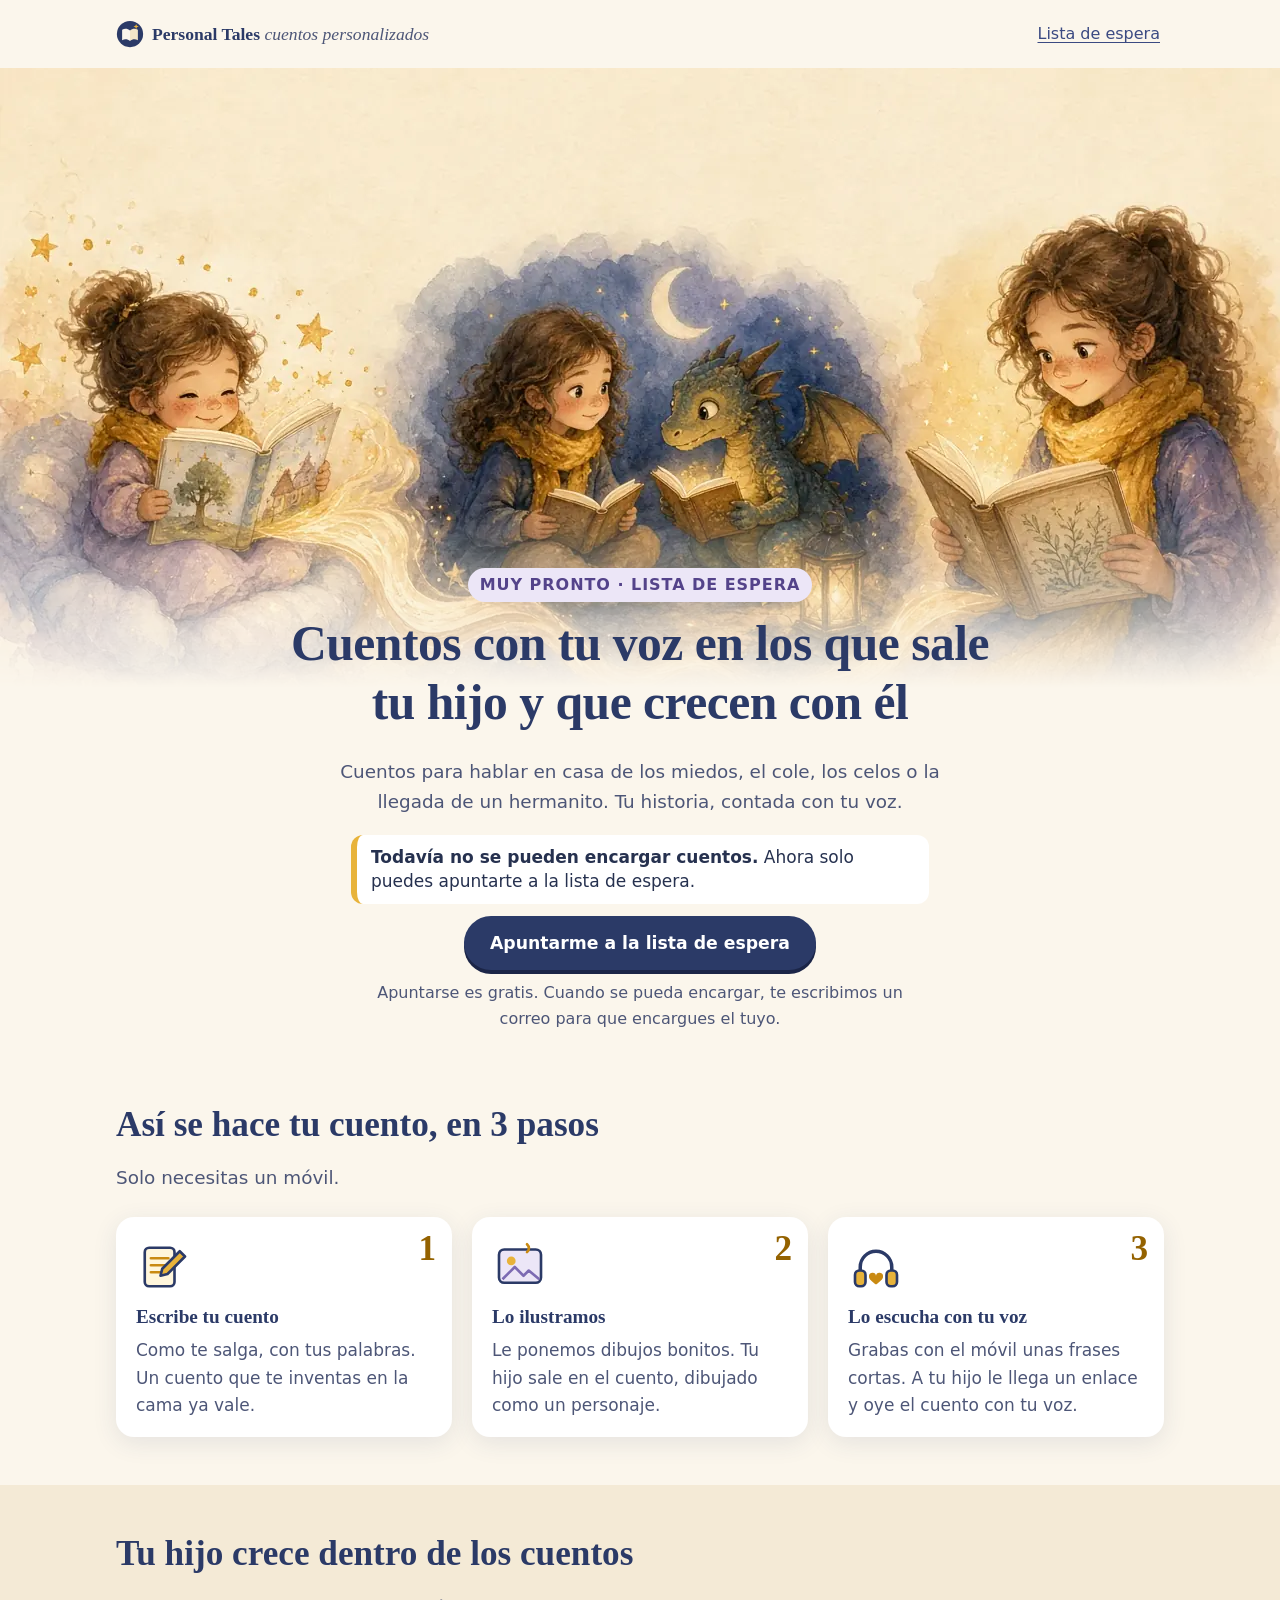
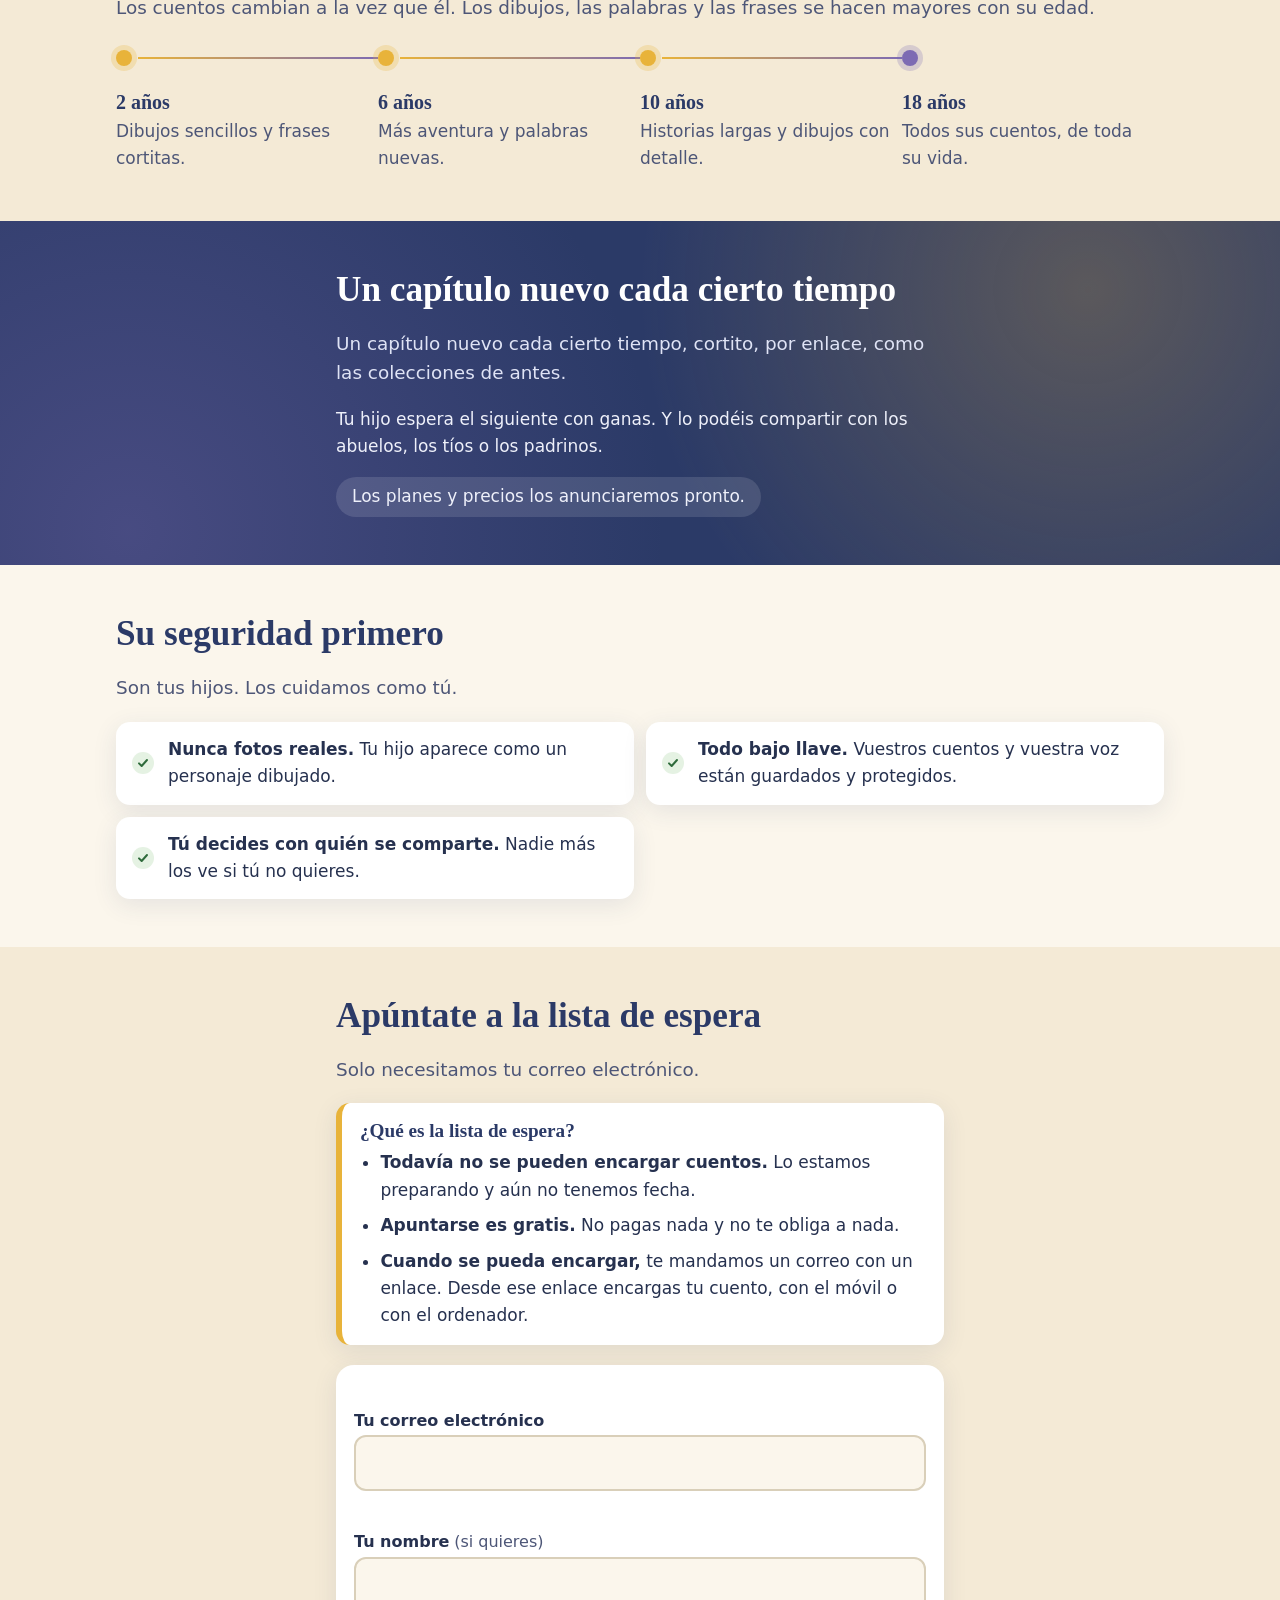
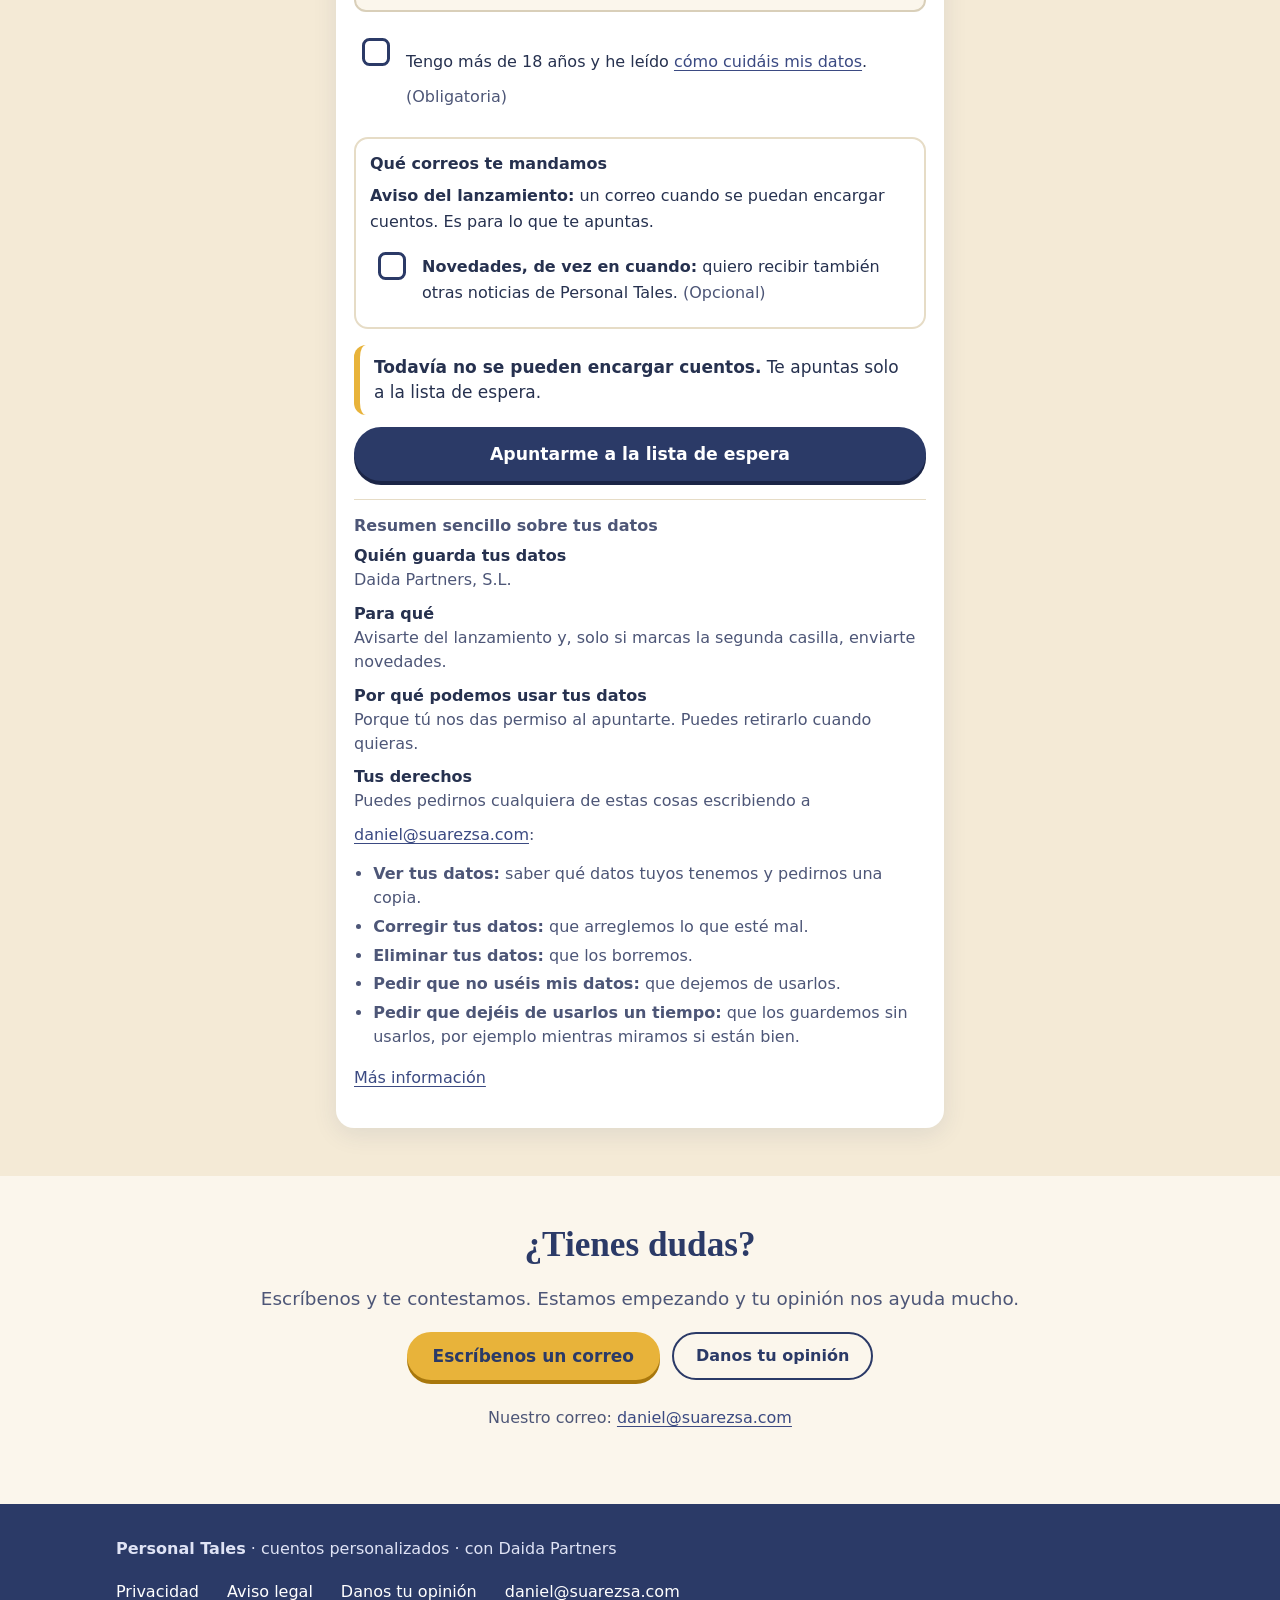
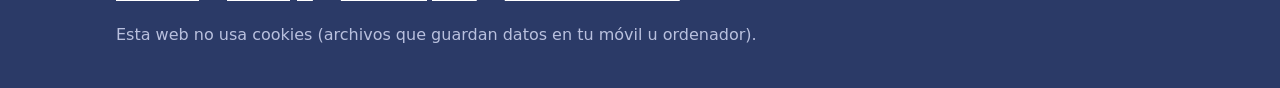
<file: index.html>
<!doctype html>
<html lang="es">
<head>
  <meta charset="utf-8">
  <meta name="viewport" content="width=device-width, initial-scale=1">
  <title>Personal Tales · cuentos personalizados</title>
  <meta name="description" content="Cuentos con tu voz en los que sale tu hijo y que crecen con él. Apúntate a la lista de espera.">
  <meta name="robots" content="noindex">
  <meta name="theme-color" content="#fbf6ec">
  <meta property="og:title" content="Personal Tales · cuentos personalizados">
  <meta property="og:site_name" content="Personal Tales">
  <meta property="og:description" content="Cuentos con tu voz en los que sale tu hijo y que crecen con él.">
  <meta property="og:image" content="assets/hero.jpg">
  <link rel="icon" href="favicon.svg" type="image/svg+xml">
  <link rel="preload" as="image" href="assets/hero-640.webp" media="(max-width: 700px)" type="image/webp">
  <link rel="stylesheet" href="styles.css?v=3e26658542">
  <script src="config.js"></script>
  <script src="app.js?v=54d4140b8a" defer></script>
</head>
<body>
  <a class="skip" href="#lista">Saltar a la lista de espera</a>

  <header class="topbar">
    <a class="brand" href="./" aria-label="Personal Tales, inicio">
      <img src="favicon.svg" alt="" width="28" height="28">
      <span>Personal Tales <em>cuentos personalizados</em></span>
    </a>
    <a class="topbar-link" href="#lista">Lista de espera</a>
  </header>

  <main>
    <!-- 1. Cabecera -->
    <section class="hero">
      <picture class="hero-img">
        <source type="image/webp" media="(max-width: 700px)" srcset="assets/hero-640.webp">
        <source type="image/webp" srcset="assets/hero.webp">
        <img src="assets/hero.jpg" width="1280" height="720"
             alt="Dibujo en acuarela de la misma niña en tres edades: de bebé mira un cuento entre estrellas, de pequeña lee junto a un dragón amable bajo la luna y de mayor sonríe con un libro abierto. Un hilo dorado une las tres escenas.">
      </picture>
      <div class="hero-text wrap">
        <p class="eyebrow">Muy pronto · Lista de espera</p>
        <h1>Cuentos con tu voz en los que sale tu hijo y que crecen con él</h1>
        <p class="lead">Cuentos para hablar en casa de los miedos, el cole, los celos o la llegada de un hermanito. Tu historia, contada con tu voz.</p>
        <p class="not-yet"><strong>Todavía no se pueden encargar cuentos.</strong> Ahora solo puedes apuntarte a la lista de espera.</p>
        <a class="btn btn-big" href="#lista">Apuntarme a la lista de espera</a>
        <p class="small hero-note">Apuntarse es gratis. Cuando se pueda encargar, te escribimos un correo para que encargues el tuyo.</p>
      </div>
    </section>

    <!-- 2. Cómo se hace tu cuento: un solo bloque de 3 pasos (pase Abuela 13/11 09:05: antes había dos parecidos) -->
    <section class="section wrap" id="tu-voz" aria-labelledby="como">
      <h2 id="como">Así se hace tu cuento, en 3 pasos</h2>
      <p class="lead">Solo necesitas un móvil.</p>
      <ol class="steps">
        <li class="step">
          <span class="step-num" aria-hidden="true">1</span>
          <svg class="step-ico" viewBox="0 0 64 64" aria-hidden="true"><rect x="10" y="10" width="34" height="44" rx="5" fill="#fff6dc" stroke="#2b3a67" stroke-width="3"/><path d="M17 22h20M17 30h20M17 38h12" stroke="#c98a12" stroke-width="3" stroke-linecap="round"/><path d="M50 14l6 6-20 20-8 2 2-8z" fill="#e8b33a" stroke="#2b3a67" stroke-width="3" stroke-linejoin="round"/></svg>
          <h3>Escribe tu cuento</h3>
          <p>Como te salga, con tus palabras. Un cuento que te inventas en la cama ya vale.</p>
        </li>
        <li class="step">
          <span class="step-num" aria-hidden="true">2</span>
          <svg class="step-ico" viewBox="0 0 64 64" aria-hidden="true"><rect x="8" y="12" width="48" height="38" rx="6" fill="#ece6f7" stroke="#2b3a67" stroke-width="3"/><circle cx="22" cy="25" r="5" fill="#e8b33a"/><path d="M12 46l14-14 10 10 6-6 12 10" fill="none" stroke="#7d6bb3" stroke-width="3" stroke-linejoin="round"/><path d="M40 6c3 3 3 6 0 9" fill="none" stroke="#c98a12" stroke-width="3" stroke-linecap="round"/></svg>
          <h3>Lo ilustramos</h3>
          <p>Le ponemos dibujos bonitos. Tu hijo sale en el cuento, dibujado como un personaje.</p>
        </li>
        <li class="step">
          <span class="step-num" aria-hidden="true">3</span>
          <svg class="step-ico" viewBox="0 0 64 64" aria-hidden="true"><path d="M14 38v-6a18 18 0 0 1 36 0v6" fill="none" stroke="#2b3a67" stroke-width="4" stroke-linecap="round"/><rect x="8" y="36" width="12" height="18" rx="5" fill="#e8b33a" stroke="#2b3a67" stroke-width="3"/><rect x="44" y="36" width="12" height="18" rx="5" fill="#e8b33a" stroke="#2b3a67" stroke-width="3"/><path d="M32 52c-5-4-8-6-8-9a4 4 0 0 1 8-1 4 4 0 0 1 8 1c0 3-3 5-8 9z" fill="#c98a12"/></svg>
          <h3>Lo escucha con tu voz</h3>
          <p>Grabas con el móvil unas frases cortas. A tu hijo le llega un enlace y oye el cuento con tu voz.</p>
        </li>
      </ol>
    </section>

    <!-- 3. El niño crece dentro de los cuentos -->
    <section class="section band" aria-labelledby="crece">
      <div class="wrap">
        <h2 id="crece">Tu hijo crece dentro de los cuentos</h2>
        <p class="lead">Los cuentos cambian a la vez que él. Los dibujos, las palabras y las frases se hacen mayores con su edad.</p>
        <ol class="timeline">
          <li><strong>2 años</strong><span>Dibujos sencillos y frases cortitas.</span></li>
          <li><strong>6 años</strong><span>Más aventura y palabras nuevas.</span></li>
          <li><strong>10 años</strong><span>Historias largas y dibujos con detalle.</span></li>
          <li><strong>18 años</strong><span>Todos sus cuentos, de toda su vida.</span></li>
        </ol>
      </div>
    </section>

    <!-- 4. Suscripción -->
    <section class="section band band-night" aria-labelledby="suscripcion">
      <div class="wrap narrow">
        <h2 id="suscripcion">Un capítulo nuevo cada cierto tiempo</h2>
        <p class="lead">Un capítulo nuevo cada cierto tiempo, cortito, por enlace, como las colecciones de antes.</p>
        <p>Tu hijo espera el siguiente con ganas. Y lo podéis compartir con los abuelos, los tíos o los padrinos.</p>
        <p class="price">Los planes y precios los anunciaremos pronto.</p>
      </div>
    </section>

    <!-- 5. Seguridad -->
    <section class="section wrap" aria-labelledby="seguridad">
      <h2 id="seguridad">Su seguridad primero</h2>
      <p class="lead">Son tus hijos. Los cuidamos como tú.</p>
      <ul class="checks">
        <li><strong>Nunca fotos reales.</strong> Tu hijo aparece como un personaje dibujado.</li>
        <li><strong>Todo bajo llave.</strong> Vuestros cuentos y vuestra voz están guardados y protegidos.</li>
        <li><strong>Tú decides con quién se comparte.</strong> Nadie más los ve si tú no quieres.</li>
      </ul>
    </section>

    <!-- 6. Lista de espera -->
    <section class="section band" id="lista" aria-labelledby="lista-titulo" tabindex="-1">
      <div class="wrap narrow">
        <h2 id="lista-titulo">Apúntate a la lista de espera</h2>
        <p class="lead">Solo necesitamos tu correo electrónico.</p>

        <div class="waitlist-info">
          <h3>¿Qué es la lista de espera?</h3>
          <ul>
            <li><strong>Todavía no se pueden encargar cuentos.</strong> Lo estamos preparando y aún no tenemos fecha.</li>
            <li><strong>Apuntarse es gratis.</strong> No pagas nada y no te obliga a nada.</li>
            <li><strong>Cuando se pueda encargar,</strong> te mandamos un correo con un enlace. Desde ese enlace encargas tu cuento, con el móvil o con el ordenador.</li>
          </ul>
        </div>

        <form class="form" action="#" method="post" data-form="waitlist" novalidate>
          <div class="field">
            <label for="email">Tu correo electrónico</label>
            <input id="email" name="email" type="email" autocomplete="email" inputmode="email" required maxlength="254">
            <p class="field-error" data-error-for="email"></p>
          </div>
          <div class="field">
            <label for="name">Tu nombre <span class="optional">(si quieres)</span></label>
            <input id="name" name="name" type="text" autocomplete="given-name" maxlength="80">
            <p class="field-error" data-error-for="name"></p>
          </div>
          <div class="hp" aria-hidden="true">
            <label for="website">No rellenes este campo</label>
            <input id="website" name="website" type="text" tabindex="-1" autocomplete="off">
          </div>
          <!-- Casilla obligatoria (pase Abuela 13/11 09:05): solo edad y privacidad, en una frase llana. -->
          <div class="field field-check field-required">
            <label class="check-hit" for="consent"><input id="consent" name="consent" type="checkbox" required></label>
            <label for="consent">Tengo más de 18 años y he leído <a href="privacidad/">cómo cuidáis mis datos</a>. <span class="optional">(Obligatoria)</span></label>
            <p class="field-error" data-error-for="consent"></p>
          </div>
          <!-- Qué correos te mandamos: el aviso del lanzamiento (para eso te apuntas) y, aparte, las novedades opcionales. -->
          <div class="mail-choices" role="group" aria-labelledby="correos-titulo">
            <p class="mail-choices-title" id="correos-titulo">Qué correos te mandamos</p>
            <p class="mail-launch"><strong>Aviso del lanzamiento:</strong> un correo cuando se puedan encargar cuentos. Es para lo que te apuntas.</p>
            <div class="field field-check">
              <label class="check-hit" for="consent_marketing"><input id="consent_marketing" name="consent_marketing" type="checkbox"></label>
              <label for="consent_marketing"><strong>Novedades, de vez en cuando:</strong> quiero recibir también otras noticias de Personal Tales. <span class="optional">(Opcional)</span></label>
            </div>
          </div>
          <p class="not-yet not-yet-form"><strong>Todavía no se pueden encargar cuentos.</strong> Te apuntas solo a la lista de espera.</p>
          <button class="btn btn-big btn-block" type="submit">Apuntarme a la lista de espera</button>
          <p class="msg" data-msg role="status" aria-live="polite"></p>
          <div class="layer1">
            <p><strong>Resumen sencillo sobre tus datos</strong></p>
            <dl class="layer1-list">
              <dt>Quién guarda tus datos</dt> <dd>Daida Partners, S.L.</dd>
              <dt>Para qué</dt>
              <dd>Avisarte del lanzamiento y, solo si marcas la segunda casilla, enviarte novedades.</dd>
              <dt>Por qué podemos usar tus datos</dt>
              <dd>Porque tú nos das permiso al apuntarte. Puedes retirarlo cuando quieras.</dd>
              <dt>Tus derechos</dt>
              <dd>
                <p>Puedes pedirnos cualquiera de estas cosas escribiendo a <a href="mailto:daniel@suarezsa.com">daniel@suarezsa.com</a>:</p>
                <ul class="rights-list">
                  <li><strong>Ver tus datos:</strong> saber qué datos tuyos tenemos y pedirnos una copia.</li>
                  <li><strong>Corregir tus datos:</strong> que arreglemos lo que esté mal.</li>
                  <li><strong>Eliminar tus datos:</strong> que los borremos.</li>
                  <li><strong>Pedir que no uséis mis datos:</strong> que dejemos de usarlos.</li>
                  <li><strong>Pedir que dejéis de usarlos un tiempo:</strong> que los guardemos sin usarlos, por ejemplo mientras miramos si están bien.</li>
                </ul>
              </dd>
            </dl>
            <p><a href="privacidad/">Más información</a></p>
          </div>
        </form>
      </div>
    </section>

    <!-- 7. Contacto y opinión -->
    <section class="section wrap center" id="contacto" aria-labelledby="opina">
      <h2 id="opina">¿Tienes dudas?</h2>
      <p class="lead">Escríbenos y te contestamos. Estamos empezando y tu opinión nos ayuda mucho.</p>
      <p class="actions">
        <a class="btn btn-contact" href="mailto:daniel@suarezsa.com?subject=Pregunta%20sobre%20Personal%20Tales">Escríbenos un correo</a>
        <a class="btn btn-ghost" href="opinion/">Danos tu opinión</a>
      </p>
      <p class="small">Nuestro correo: <a href="mailto:daniel@suarezsa.com">daniel@suarezsa.com</a></p>
    </section>
  </main>

  <footer class="footer">
    <div class="wrap">
      <p><strong>Personal Tales</strong> · cuentos personalizados · con Daida Partners</p>
      <ul class="footer-links">
        <li><a href="privacidad/">Privacidad</a></li>
        <li><a href="aviso-legal/">Aviso legal</a></li>
        <li><a href="opinion/">Danos tu opinión</a></li>
        <li><a href="mailto:daniel@suarezsa.com">daniel@suarezsa.com</a></li>
      </ul>
      <p class="small">Esta web no usa cookies (archivos que guardan datos en tu móvil u ordenador).</p>
    </div>
  </footer>
</body>
</html>
</file>
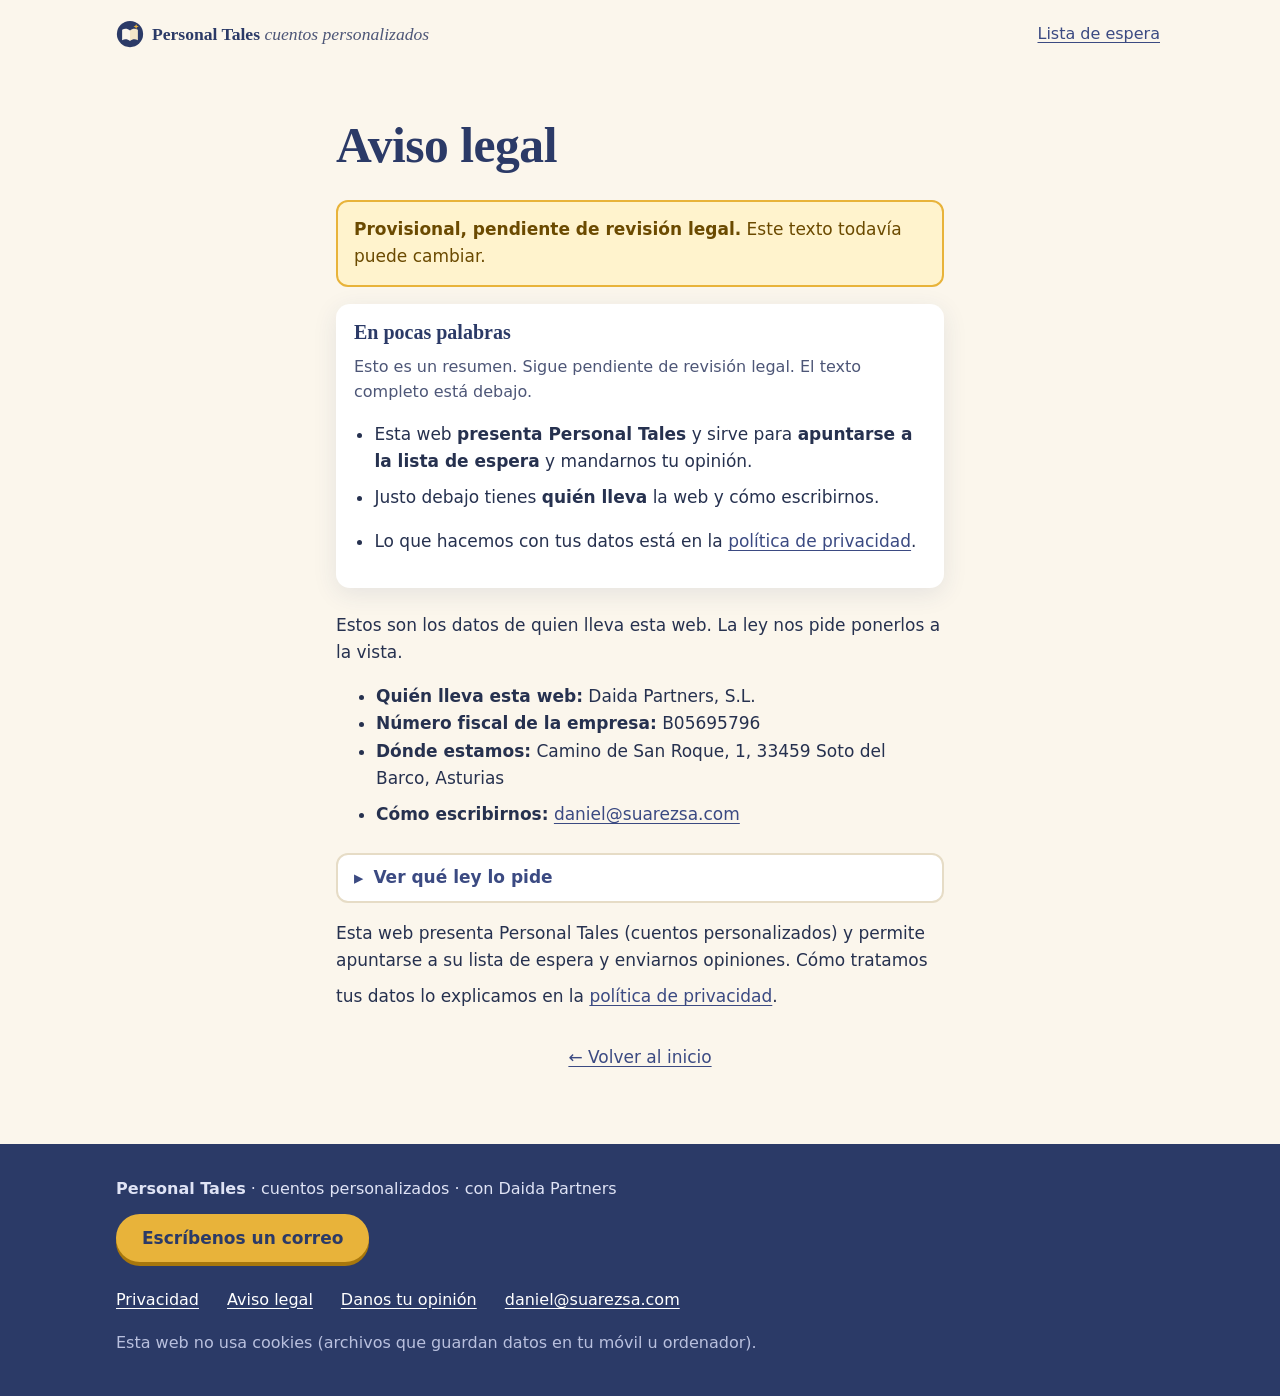
<file: aviso-legal/index.html>
<!doctype html>
<html lang="es">
<head>
  <meta charset="utf-8">
  <meta name="viewport" content="width=device-width, initial-scale=1">
  <title>Aviso legal · Personal Tales</title>
  <meta name="robots" content="noindex">
  <meta name="theme-color" content="#fbf6ec">
  <link rel="icon" href="../favicon.svg" type="image/svg+xml">
  <link rel="stylesheet" href="../styles.css?v=3e26658542">
</head>
<body>
  <header class="topbar">
    <a class="brand" href="../" aria-label="Personal Tales, inicio">
      <img src="../favicon.svg" alt="" width="28" height="28">
      <span>Personal Tales <em>cuentos personalizados</em></span>
    </a>
    <a class="topbar-link" href="../#lista">Lista de espera</a>
  </header>

  <main class="section wrap narrow legal">
    <h1>Aviso legal</h1>
    <p class="provisional" role="note"><strong>Provisional, pendiente de revisión legal.</strong> Este texto todavía puede cambiar.</p>

    <!-- RESUMEN: resumen llano del texto de abajo. Provisional, pendiente de LEGAL y Dani. No añade nada nuevo. -->
    <section class="summary" aria-labelledby="resumen">
      <h2 id="resumen">En pocas palabras</h2>
      <p class="small">Esto es un resumen. Sigue pendiente de revisión legal. El texto completo está debajo.</p>
      <ul>
        <li>Esta web <strong>presenta Personal Tales</strong> y sirve para <strong>apuntarse a la lista de espera</strong> y mandarnos tu opinión.</li>
        <li>Justo debajo tienes <strong>quién lleva</strong> la web y cómo escribirnos.</li>
        <li>Lo que hacemos con tus datos está en la <a href="../privacidad/">política de privacidad</a>.</li>
      </ul>
    </section>
    <!-- /RESUMEN -->

    <!-- LEGAL: texto definitivo pendiente del bot LEGAL -->
    <p>Estos son los datos de quien lleva esta web. La ley nos pide ponerlos a la vista.</p>
    <ul>
      <li><strong>Quién lleva esta web:</strong> Daida Partners, S.L.</li>
      <li><strong>Número fiscal de la empresa:</strong> B05695796</li>
      <li><strong>Dónde estamos:</strong> Camino de San Roque, 1, 33459 Soto del Barco, Asturias</li>
      <li><strong>Cómo escribirnos:</strong> <a href="mailto:daniel@suarezsa.com">daniel@suarezsa.com</a></li>
    </ul>
    <!-- Cita formal de la ley, plegada (pase Abuela 13/11 04:57): no se borra, solo empieza cerrada. -->
    <details class="legal-details">
      <summary>Ver qué ley lo pide</summary>
      <p class="small legal-label">La ley, con su nombre oficial:</p>
      <p>NIF (número de identificación fiscal de la empresa) de Daida Partners, S.L.: B05695796.</p>
      <p>Artículo 10 de la Ley 34/2002, de servicios de la sociedad de la información y de comercio electrónico (LSSI: la ley española que dice qué datos tiene que dar a conocer el dueño de una web).</p>
    </details>
    <p>Esta web presenta Personal Tales (cuentos personalizados) y permite apuntarse a su lista de espera y enviarnos opiniones. Cómo tratamos tus datos lo explicamos en la <a href="../privacidad/">política de privacidad</a>.</p>
    <!-- /LEGAL -->

    <p class="center"><a href="../">← Volver al inicio</a></p>
  </main>

  <footer class="footer">
    <div class="wrap">
      <p><strong>Personal Tales</strong> · cuentos personalizados · con Daida Partners</p>
      <p><a class="btn btn-contact" href="mailto:daniel@suarezsa.com?subject=Pregunta%20sobre%20Personal%20Tales">Escríbenos un correo</a></p>
      <ul class="footer-links">
        <li><a href="../privacidad/">Privacidad</a></li>
        <li><a href="../aviso-legal/">Aviso legal</a></li>
        <li><a href="../opinion/">Danos tu opinión</a></li>
        <li><a href="mailto:daniel@suarezsa.com">daniel@suarezsa.com</a></li>
      </ul>
      <p class="small">Esta web no usa cookies (archivos que guardan datos en tu móvil u ordenador).</p>
    </div>
  </footer>
</body>
</html>
</file>
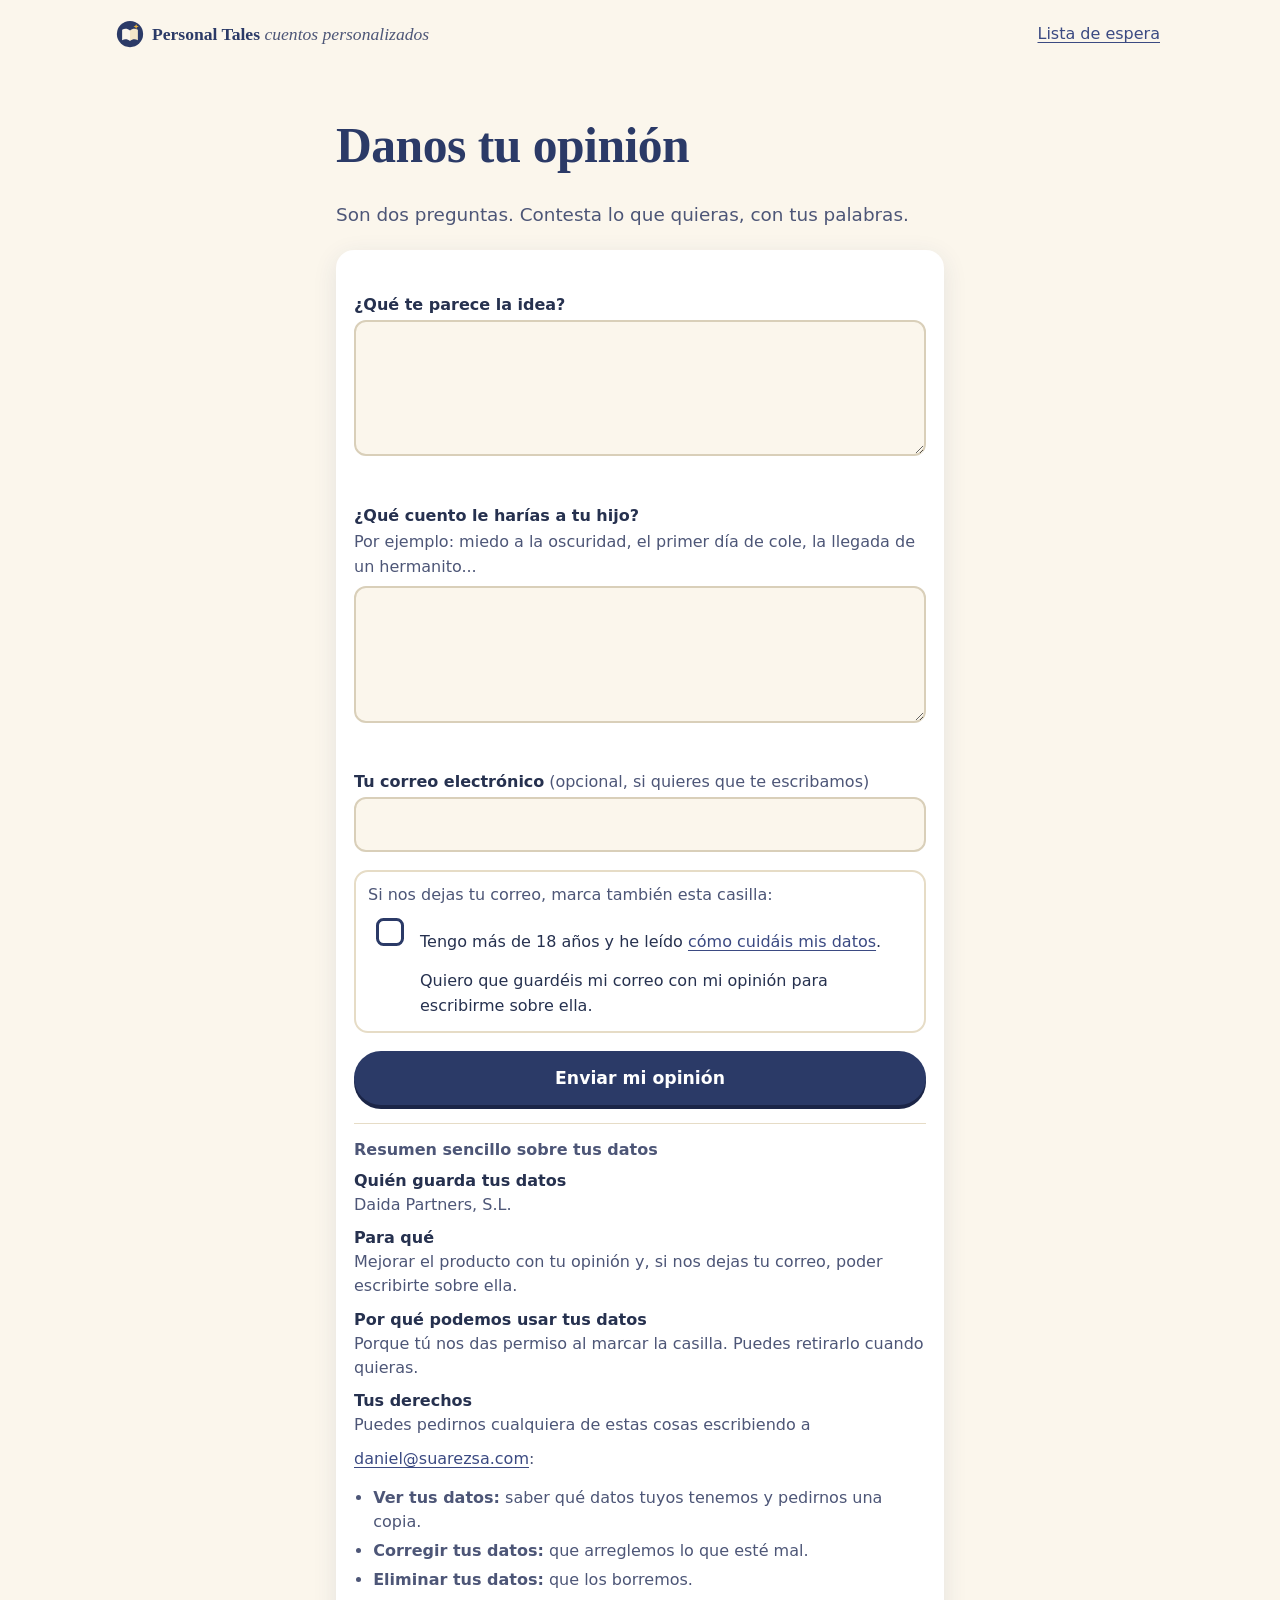
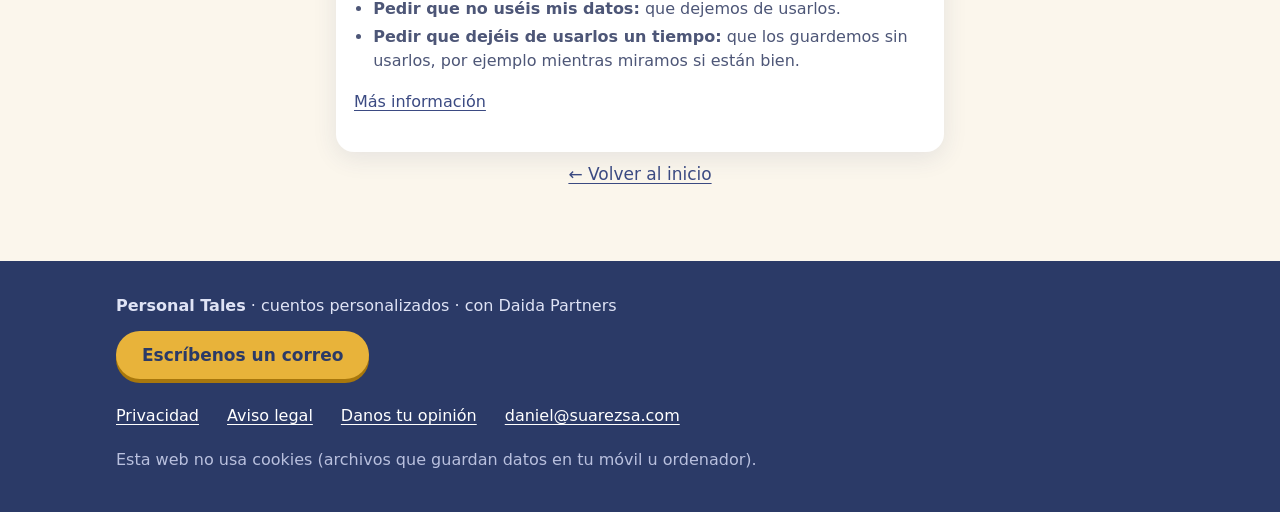
<file: opinion/index.html>
<!doctype html>
<html lang="es">
<head>
  <meta charset="utf-8">
  <meta name="viewport" content="width=device-width, initial-scale=1">
  <title>Danos tu opinión · Personal Tales</title>
  <meta name="robots" content="noindex">
  <meta name="theme-color" content="#fbf6ec">
  <link rel="icon" href="../favicon.svg" type="image/svg+xml">
  <link rel="stylesheet" href="../styles.css?v=3e26658542">
  <script src="../config.js"></script>
  <script src="../app.js?v=54d4140b8a" defer></script>
</head>
<body>
  <header class="topbar">
    <a class="brand" href="../" aria-label="Personal Tales, inicio">
      <img src="../favicon.svg" alt="" width="28" height="28">
      <span>Personal Tales <em>cuentos personalizados</em></span>
    </a>
    <a class="topbar-link" href="../#lista">Lista de espera</a>
  </header>

  <main class="section wrap narrow">
    <h1>Danos tu opinión</h1>
    <p class="lead">Son dos preguntas. Contesta lo que quieras, con tus palabras.</p>

    <form class="form" action="#" method="post" data-form="opinion" novalidate>
      <div class="field">
        <label for="opinion">¿Qué te parece la idea?</label>
        <textarea id="opinion" name="opinion" rows="4" maxlength="2000"></textarea>
        <p class="field-error" data-error-for="opinion"></p>
      </div>
      <div class="field">
        <label for="story_idea">¿Qué cuento le harías a tu hijo?</label>
        <p class="hint" id="story_hint">Por ejemplo: miedo a la oscuridad, el primer día de cole, la llegada de un hermanito...</p>
        <textarea id="story_idea" name="story_idea" rows="4" maxlength="2000" aria-describedby="story_hint"></textarea>
      </div>
      <div class="field">
        <label for="email">Tu correo electrónico <span class="optional">(opcional, si quieres que te escribamos)</span></label>
        <input id="email" name="email" type="email" autocomplete="email" inputmode="email" maxlength="254">
        <p class="field-error" data-error-for="email"></p>
      </div>
      <div class="hp" aria-hidden="true">
        <label for="website">No rellenes este campo</label>
        <input id="website" name="website" type="text" tabindex="-1" autocomplete="off">
      </div>
      <!-- La pista va dentro del mismo recuadro que su casilla (pase Abuela 13/11 09:05). -->
      <div class="field field-check consent-box">
        <p class="hint consent-hint" id="consent_hint">Si nos dejas tu correo, marca también esta casilla:</p>
        <label class="check-hit" for="consent"><input id="consent" name="consent" type="checkbox" aria-describedby="consent_hint"></label>
        <label for="consent">
          <span class="consent-line">Tengo más de 18 años y he leído <a href="../privacidad/">cómo cuidáis mis datos</a>.</span>
          <span class="consent-line">Quiero que guardéis mi correo con mi opinión para escribirme sobre ella.</span>
        </label>
        <p class="field-error" data-error-for="consent"></p>
      </div>
      <button class="btn btn-big btn-block" type="submit">Enviar mi opinión</button>
      <p class="msg" data-msg role="status" aria-live="polite"></p>
      <div class="layer1">
        <p><strong>Resumen sencillo sobre tus datos</strong></p>
        <dl class="layer1-list">
          <dt>Quién guarda tus datos</dt> <dd>Daida Partners, S.L.</dd>
          <dt>Para qué</dt>
          <dd>Mejorar el producto con tu opinión y, si nos dejas tu correo, poder escribirte sobre ella.</dd>
          <dt>Por qué podemos usar tus datos</dt>
          <dd>Porque tú nos das permiso al marcar la casilla. Puedes retirarlo cuando quieras.</dd>
          <dt>Tus derechos</dt>
          <dd>
            <p>Puedes pedirnos cualquiera de estas cosas escribiendo a <a href="mailto:daniel@suarezsa.com">daniel@suarezsa.com</a>:</p>
            <ul class="rights-list">
              <li><strong>Ver tus datos:</strong> saber qué datos tuyos tenemos y pedirnos una copia.</li>
              <li><strong>Corregir tus datos:</strong> que arreglemos lo que esté mal.</li>
              <li><strong>Eliminar tus datos:</strong> que los borremos.</li>
              <li><strong>Pedir que no uséis mis datos:</strong> que dejemos de usarlos.</li>
              <li><strong>Pedir que dejéis de usarlos un tiempo:</strong> que los guardemos sin usarlos, por ejemplo mientras miramos si están bien.</li>
            </ul>
          </dd>
        </dl>
        <p><a href="../privacidad/">Más información</a></p>
      </div>
    </form>
    <p class="center"><a href="../">← Volver al inicio</a></p>
  </main>

  <footer class="footer">
    <div class="wrap">
      <p><strong>Personal Tales</strong> · cuentos personalizados · con Daida Partners</p>
      <p><a class="btn btn-contact" href="mailto:daniel@suarezsa.com?subject=Pregunta%20sobre%20Personal%20Tales">Escríbenos un correo</a></p>
      <ul class="footer-links">
        <li><a href="../privacidad/">Privacidad</a></li>
        <li><a href="../aviso-legal/">Aviso legal</a></li>
        <li><a href="../opinion/">Danos tu opinión</a></li>
        <li><a href="mailto:daniel@suarezsa.com">daniel@suarezsa.com</a></li>
      </ul>
      <p class="small">Esta web no usa cookies (archivos que guardan datos en tu móvil u ordenador).</p>
    </div>
  </footer>
</body>
</html>
</file>
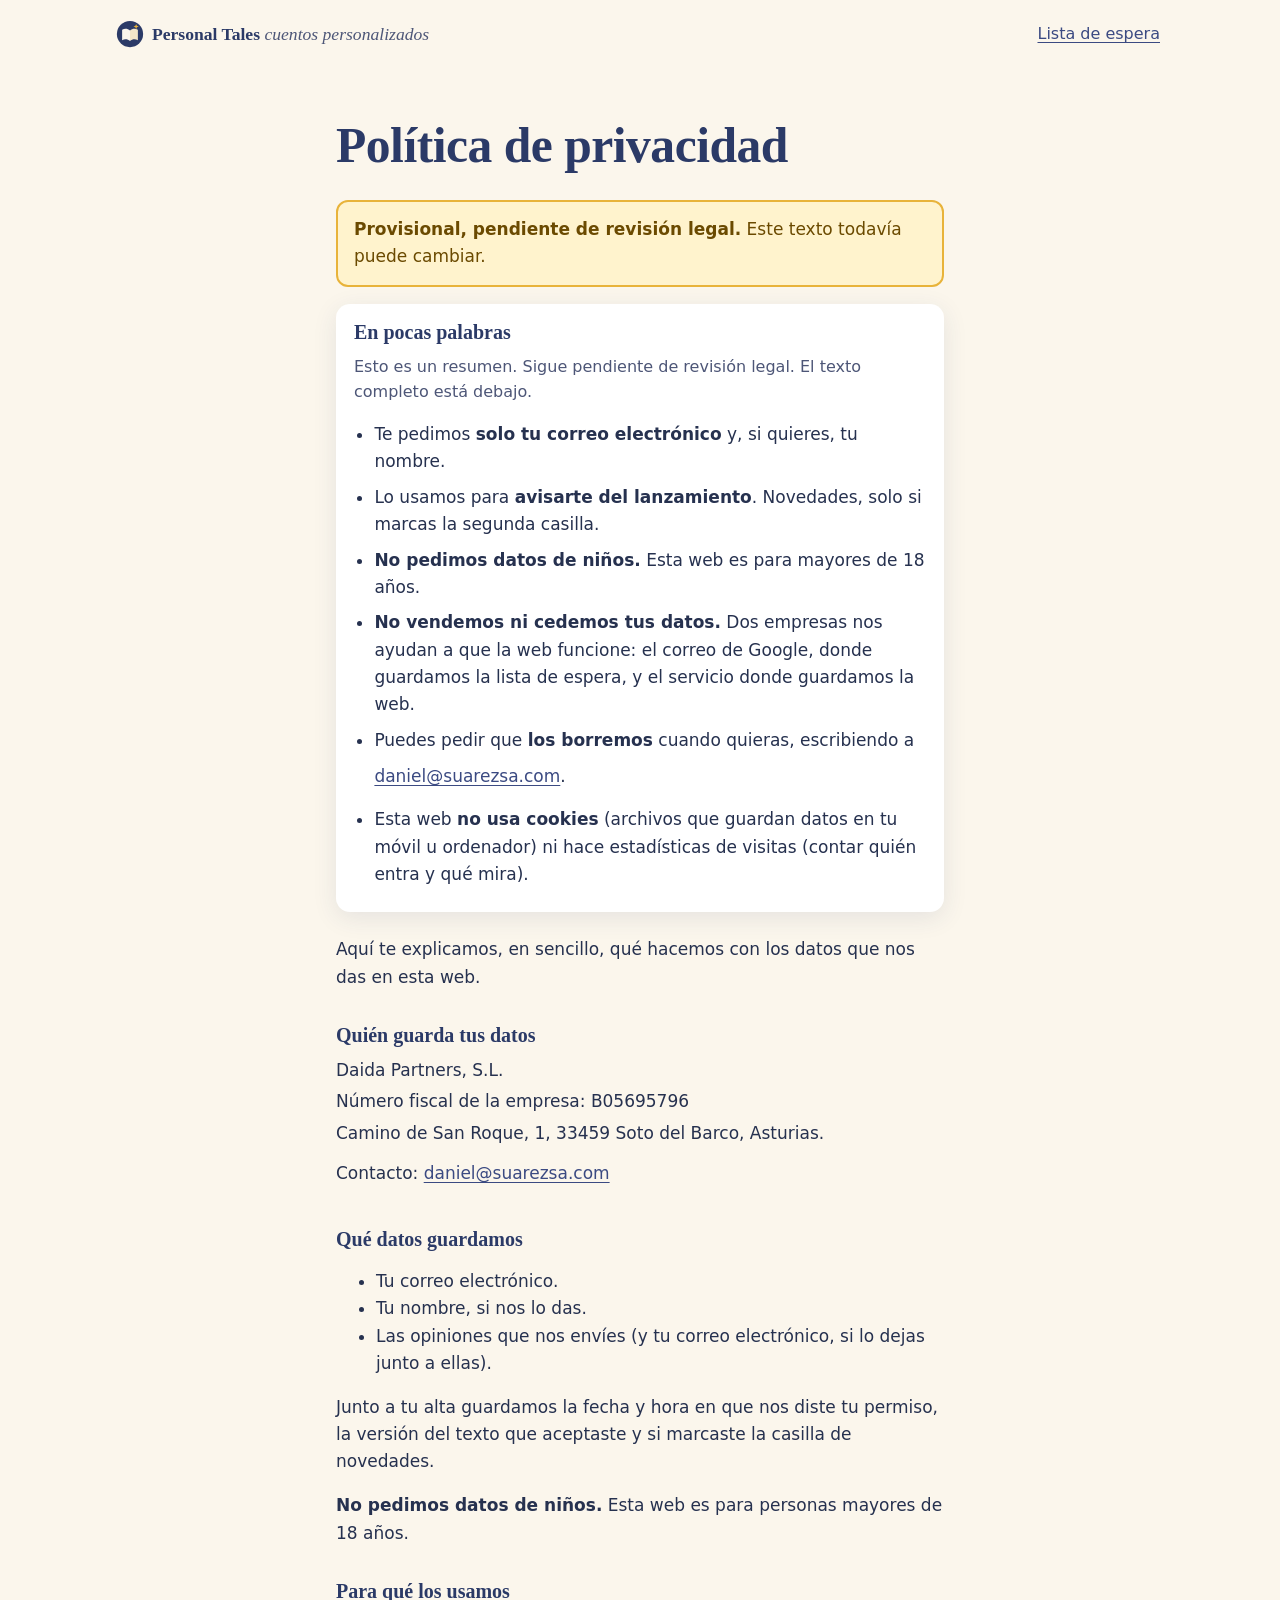
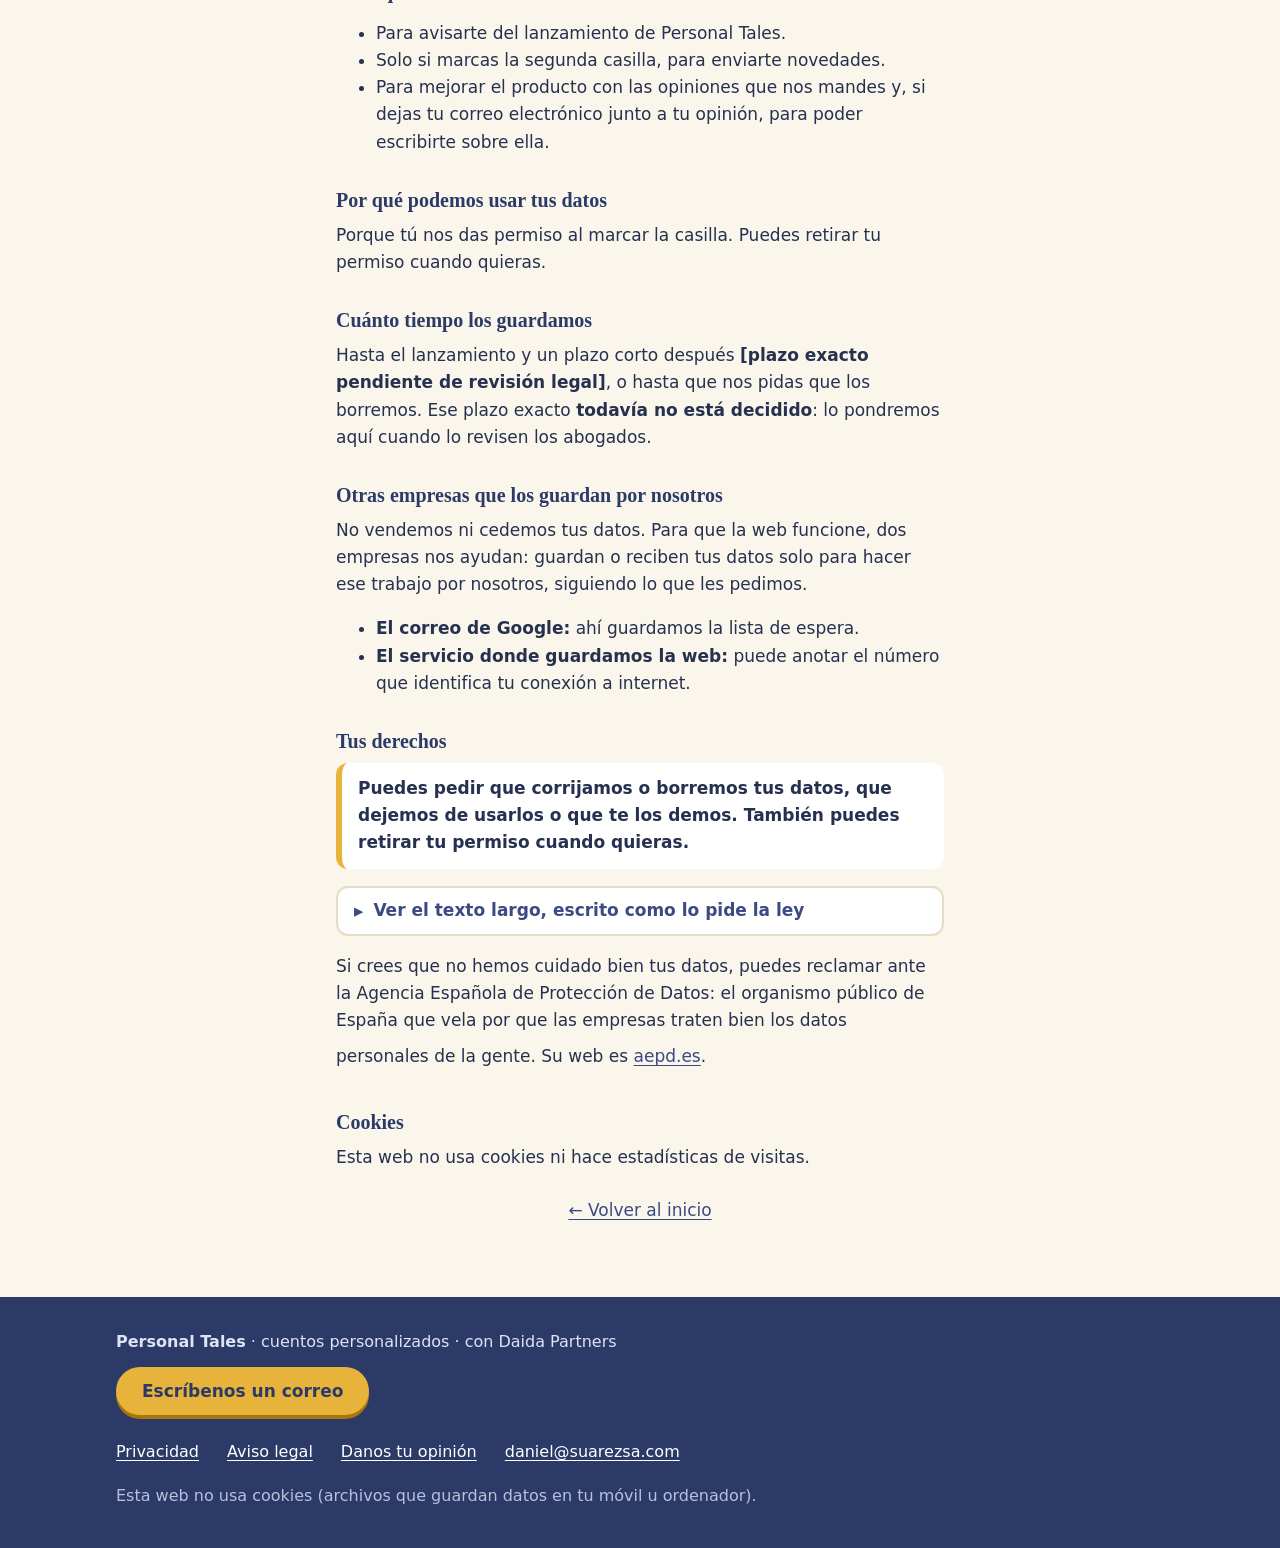
<file: privacidad/index.html>
<!doctype html>
<html lang="es">
<head>
  <meta charset="utf-8">
  <meta name="viewport" content="width=device-width, initial-scale=1">
  <title>Privacidad · Personal Tales</title>
  <meta name="robots" content="noindex">
  <meta name="theme-color" content="#fbf6ec">
  <link rel="icon" href="../favicon.svg" type="image/svg+xml">
  <link rel="stylesheet" href="../styles.css?v=3e26658542">
</head>
<body>
  <header class="topbar">
    <a class="brand" href="../" aria-label="Personal Tales, inicio">
      <img src="../favicon.svg" alt="" width="28" height="28">
      <span>Personal Tales <em>cuentos personalizados</em></span>
    </a>
    <a class="topbar-link" href="../#lista">Lista de espera</a>
  </header>

  <main class="section wrap narrow legal">
    <h1>Política de privacidad</h1>
    <p class="provisional" role="note"><strong>Provisional, pendiente de revisión legal.</strong> Este texto todavía puede cambiar.</p>

    <!-- RESUMEN: resumen llano del texto de abajo. Provisional, pendiente de LEGAL y Dani. No añade nada nuevo. -->
    <section class="summary" aria-labelledby="resumen">
      <h2 id="resumen">En pocas palabras</h2>
      <p class="small">Esto es un resumen. Sigue pendiente de revisión legal. El texto completo está debajo.</p>
      <ul>
        <li>Te pedimos <strong>solo tu correo electrónico</strong> y, si quieres, tu nombre.</li>
        <li>Lo usamos para <strong>avisarte del lanzamiento</strong>. Novedades, solo si marcas la segunda casilla.</li>
        <li><strong>No pedimos datos de niños.</strong> Esta web es para mayores de 18 años.</li>
        <li><strong>No vendemos ni cedemos tus datos.</strong> Dos empresas nos ayudan a que la web funcione: el correo de Google, donde guardamos la lista de espera, y el servicio donde guardamos la web.</li>
        <li>Puedes pedir que <strong>los borremos</strong> cuando quieras, escribiendo a <a href="mailto:daniel@suarezsa.com">daniel@suarezsa.com</a>.</li>
        <li>Esta web <strong>no usa cookies</strong> (archivos que guardan datos en tu móvil u ordenador) ni hace estadísticas de visitas (contar quién entra y qué mira).</li>
      </ul>
    </section>
    <!-- /RESUMEN -->

    <!-- LEGAL: texto definitivo pendiente del bot LEGAL -->
    <p>Aquí te explicamos, en sencillo, qué hacemos con los datos que nos das en esta web.</p>

    <h2>Quién guarda tus datos</h2>
    <!-- Pase Abuela 13/11 15:25: cada dato en su línea (antes un solo párrafo con <br> que se leía pegado). -->
    <ul class="company-data">
      <li>Daida Partners, S.L.</li>
      <li>Número fiscal de la empresa: B05695796</li>
      <li>Camino de San Roque, 1, 33459 Soto del Barco, Asturias.</li>
      <li>Contacto: <a href="mailto:daniel@suarezsa.com">daniel@suarezsa.com</a></li>
    </ul>

    <h2>Qué datos guardamos</h2>
    <ul>
      <li>Tu correo electrónico.</li>
      <li>Tu nombre, si nos lo das.</li>
      <li>Las opiniones que nos envíes (y tu correo electrónico, si lo dejas junto a ellas).</li>
    </ul>
    <p>Junto a tu alta guardamos la fecha y hora en que nos diste tu permiso, la versión del texto que aceptaste y si marcaste la casilla de novedades.</p>
    <p><strong>No pedimos datos de niños.</strong> Esta web es para personas mayores de 18 años.</p>

    <h2>Para qué los usamos</h2>
    <ul>
      <li>Para avisarte del lanzamiento de Personal Tales.</li>
      <li>Solo si marcas la segunda casilla, para enviarte novedades.</li>
      <li>Para mejorar el producto con las opiniones que nos mandes y, si dejas tu correo electrónico junto a tu opinión, para poder escribirte sobre ella.</li>
    </ul>

    <h2>Por qué podemos usar tus datos</h2>
    <p>Porque tú nos das permiso al marcar la casilla. Puedes retirar tu permiso cuando quieras.</p>

    <h2>Cuánto tiempo los guardamos</h2>
    <p>Hasta el lanzamiento y un plazo corto después <strong>[plazo exacto pendiente de revisión legal]</strong>, o hasta que nos pidas que los borremos. Ese plazo exacto <strong>todavía no está decidido</strong>: lo pondremos aquí cuando lo revisen los abogados.</p>

    <h2>Otras empresas que los guardan por nosotros</h2>
    <p>No vendemos ni cedemos tus datos. Para que la web funcione, dos empresas nos ayudan: guardan o reciben tus datos solo para hacer ese trabajo por nosotros, siguiendo lo que les pedimos.</p>
    <ul>
      <li><strong>El correo de Google:</strong> ahí guardamos la lista de espera.</li>
      <li><strong>El servicio donde guardamos la web:</strong> puede anotar el número que identifica tu conexión a internet.</li>
    </ul>

    <h2>Tus derechos</h2>
    <p class="plain-rights"><strong>Puedes pedir que corrijamos o borremos tus datos, que dejemos de usarlos o que te los demos. También puedes retirar tu permiso cuando quieras.</strong></p>
    <!-- Texto legal plegado (pase Abuela 12/11 17:07): no se borra ni cambia, solo empieza cerrado. -->
    <details class="legal-details">
      <summary>Ver el texto largo, escrito como lo pide la ley</summary>
      <p class="small legal-label">Lo mismo, en lenguaje legal:</p>
      <p>Puedes pedir el acceso, la rectificación, la supresión, la oposición, la limitación y la portabilidad de tus datos, y retirar tu consentimiento, escribiendo a <a href="mailto:daniel@suarezsa.com">daniel@suarezsa.com</a>. Retirar el consentimiento no afecta a lo hecho antes.</p>
      <p>Llevarte tus datos (portabilidad): que te mandemos un documento con tus datos, para dárselo a otra empresa si quieres.</p>
      <p>Responsable del tratamiento: Daida Partners, S.L., con NIF (número de identificación fiscal de la empresa) B05695796.</p>
      <p>Encargados del tratamiento: Google, con Google Workspace (el correo de la empresa, donde guardamos la lista de espera), y GitHub (la empresa que guarda esta web en internet, con GitHub Pages).</p>
      <p>GitHub puede registrar la dirección IP de tu visita, que es el número que identifica tu conexión a internet.</p>
    </details>
    <p>Si crees que no hemos cuidado bien tus datos, puedes reclamar ante la Agencia Española de Protección de Datos: el organismo público de España que vela por que las empresas traten bien los datos personales de la gente. Su web es <a href="https://www.aepd.es" rel="noopener">aepd.es</a>.</p>

    <h2>Cookies</h2>
    <p>Esta web no usa cookies ni hace estadísticas de visitas.</p>
    <!-- /LEGAL -->

    <p class="center"><a href="../">← Volver al inicio</a></p>
  </main>

  <footer class="footer">
    <div class="wrap">
      <p><strong>Personal Tales</strong> · cuentos personalizados · con Daida Partners</p>
      <p><a class="btn btn-contact" href="mailto:daniel@suarezsa.com?subject=Pregunta%20sobre%20Personal%20Tales">Escríbenos un correo</a></p>
      <ul class="footer-links">
        <li><a href="../privacidad/">Privacidad</a></li>
        <li><a href="../aviso-legal/">Aviso legal</a></li>
        <li><a href="../opinion/">Danos tu opinión</a></li>
        <li><a href="mailto:daniel@suarezsa.com">daniel@suarezsa.com</a></li>
      </ul>
      <p class="small">Esta web no usa cookies (archivos que guardan datos en tu móvil u ordenador).</p>
    </div>
  </footer>
</body>
</html>
</file>
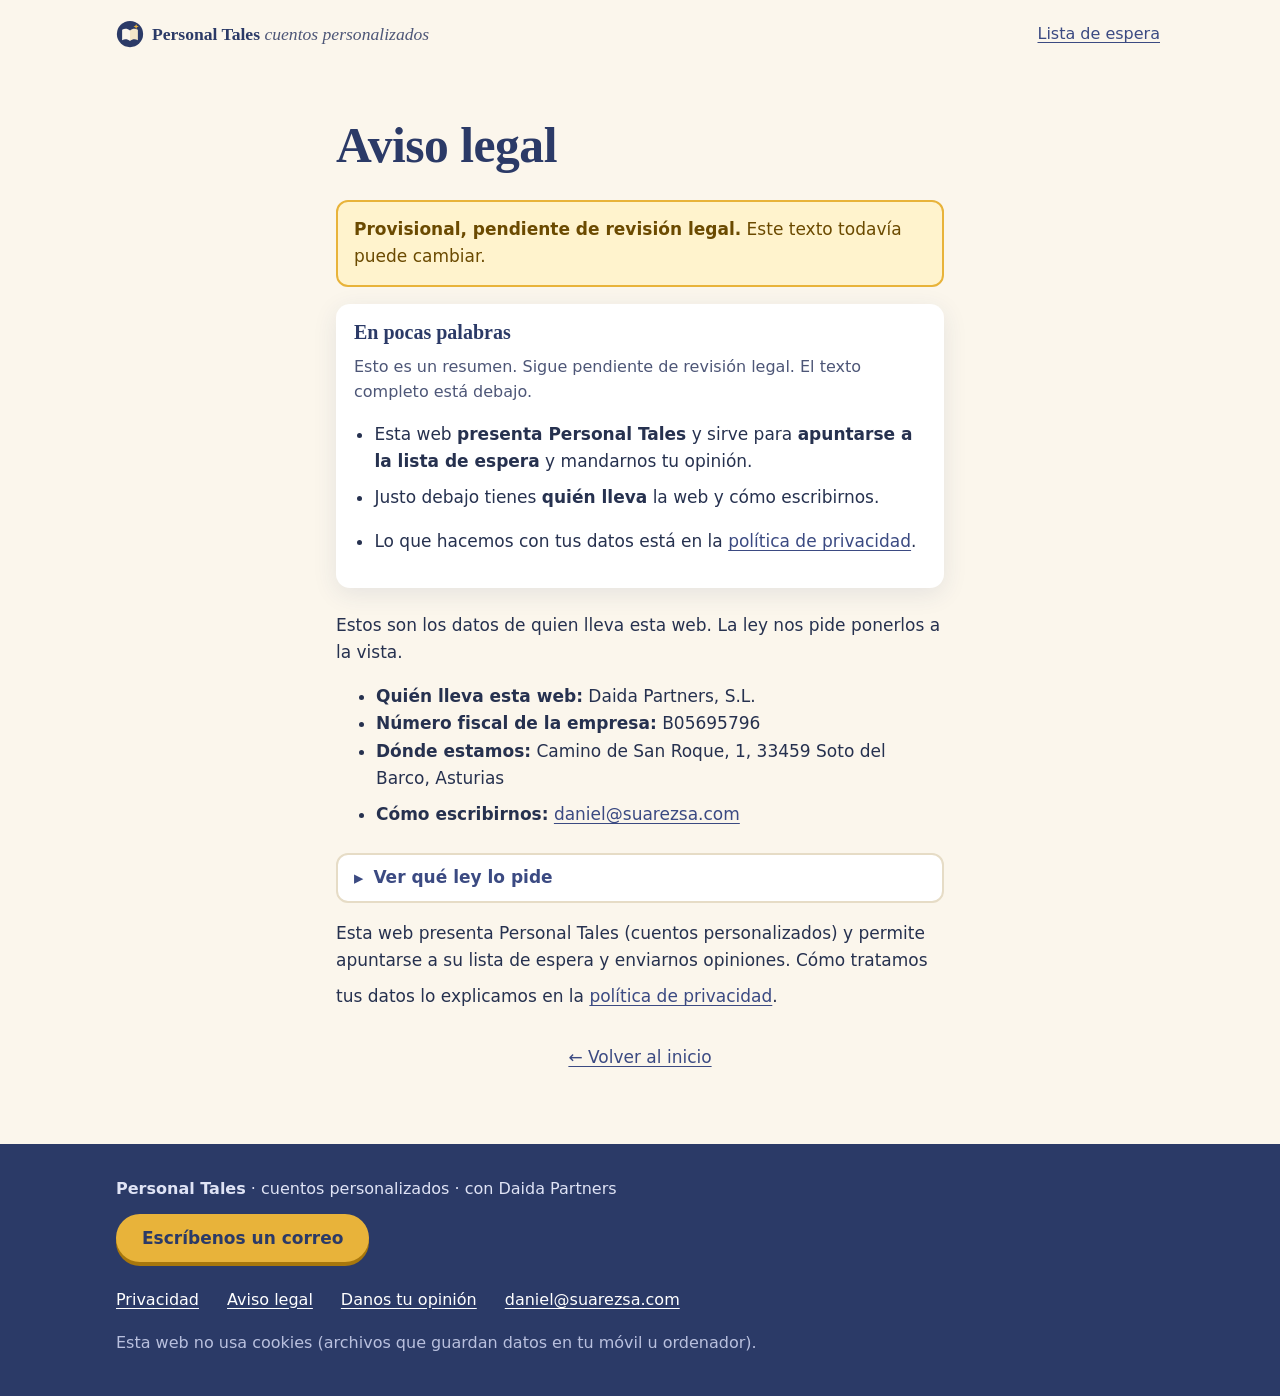
<file: aviso-legal.html>
<!doctype html>
<html lang="es">
<head>
  <meta charset="utf-8">
  <meta name="viewport" content="width=device-width, initial-scale=1">
  <meta name="robots" content="noindex">
  <title>Personal Tales · cuentos personalizados</title>
  <link rel="canonical" href="aviso-legal/">
  <meta http-equiv="refresh" content="0; url=aviso-legal/">
  <script>location.replace("aviso-legal/" + location.search + location.hash);</script>
  <link rel="icon" href="favicon.svg" type="image/svg+xml">
  <link rel="stylesheet" href="styles.css">
</head>
<body>
  <header class="topbar">
    <a class="brand" href="./" aria-label="Personal Tales, inicio">
      <img src="favicon.svg" alt="" width="28" height="28">
      <span>Personal Tales <em>cuentos personalizados</em></span>
    </a>
  </header>
  <main class="wrap">
    <p>Esta página ha cambiado de sitio.</p>
    <p><a class="btn" href="aviso-legal/">Ir a la página</a></p>
  </main>
  <footer class="footer">
    <div class="wrap">
      <p><strong>Personal Tales</strong> · cuentos personalizados · con Daida Partners</p>
    </div>
  </footer>
</body>
</html>
</file>
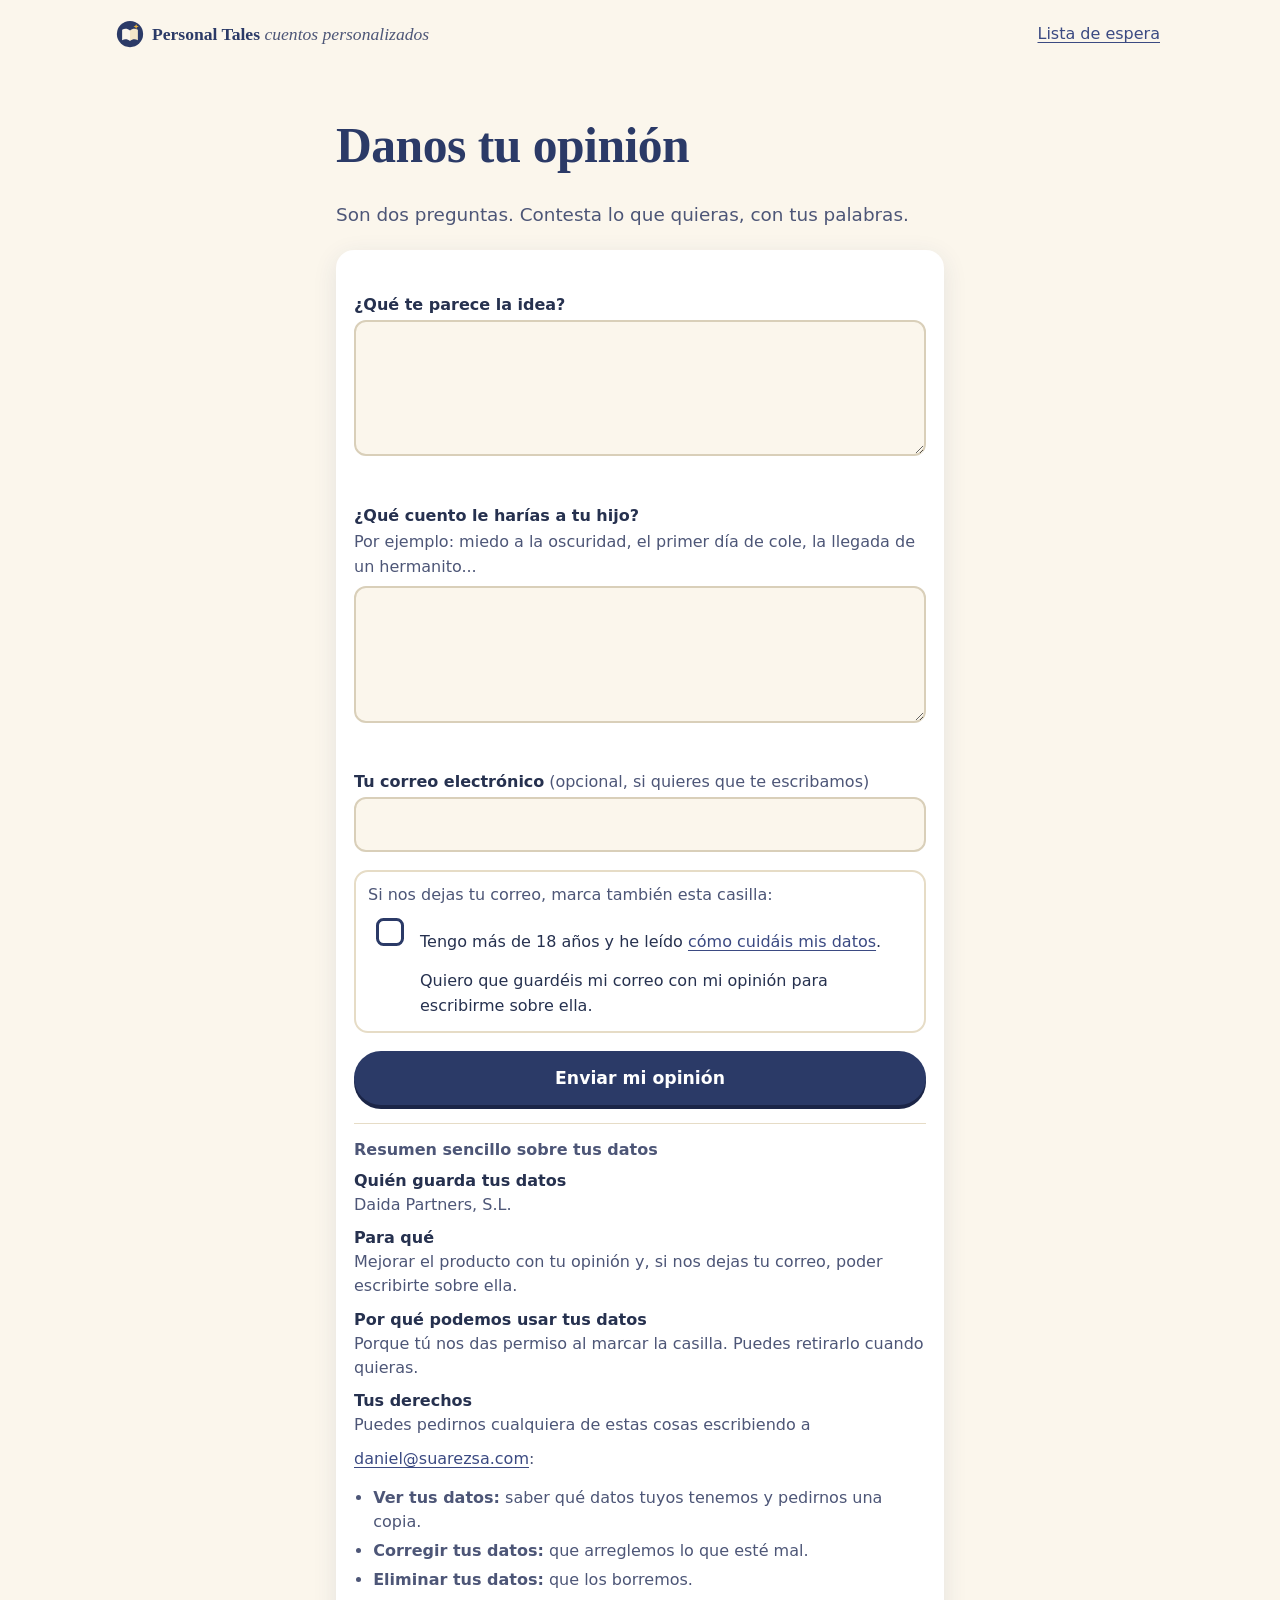
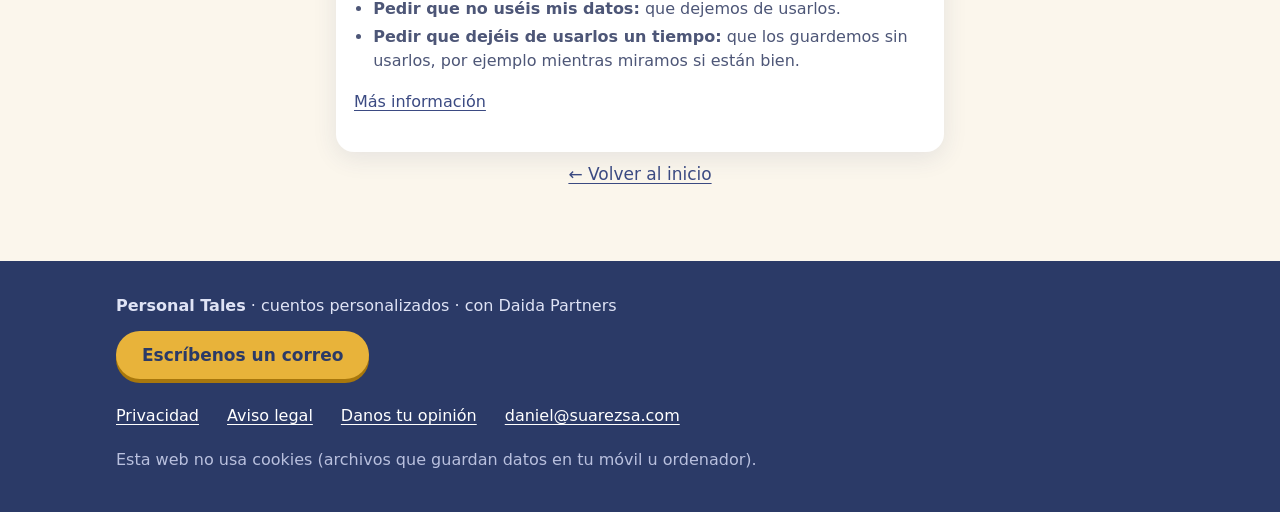
<file: opinion.html>
<!doctype html>
<html lang="es">
<head>
  <meta charset="utf-8">
  <meta name="viewport" content="width=device-width, initial-scale=1">
  <meta name="robots" content="noindex">
  <title>Personal Tales · cuentos personalizados</title>
  <link rel="canonical" href="opinion/">
  <meta http-equiv="refresh" content="0; url=opinion/">
  <script>location.replace("opinion/" + location.search + location.hash);</script>
  <link rel="icon" href="favicon.svg" type="image/svg+xml">
  <link rel="stylesheet" href="styles.css">
</head>
<body>
  <header class="topbar">
    <a class="brand" href="./" aria-label="Personal Tales, inicio">
      <img src="favicon.svg" alt="" width="28" height="28">
      <span>Personal Tales <em>cuentos personalizados</em></span>
    </a>
  </header>
  <main class="wrap">
    <p>Esta página ha cambiado de sitio.</p>
    <p><a class="btn" href="opinion/">Ir a la página</a></p>
  </main>
  <footer class="footer">
    <div class="wrap">
      <p><strong>Personal Tales</strong> · cuentos personalizados · con Daida Partners</p>
    </div>
  </footer>
</body>
</html>
</file>
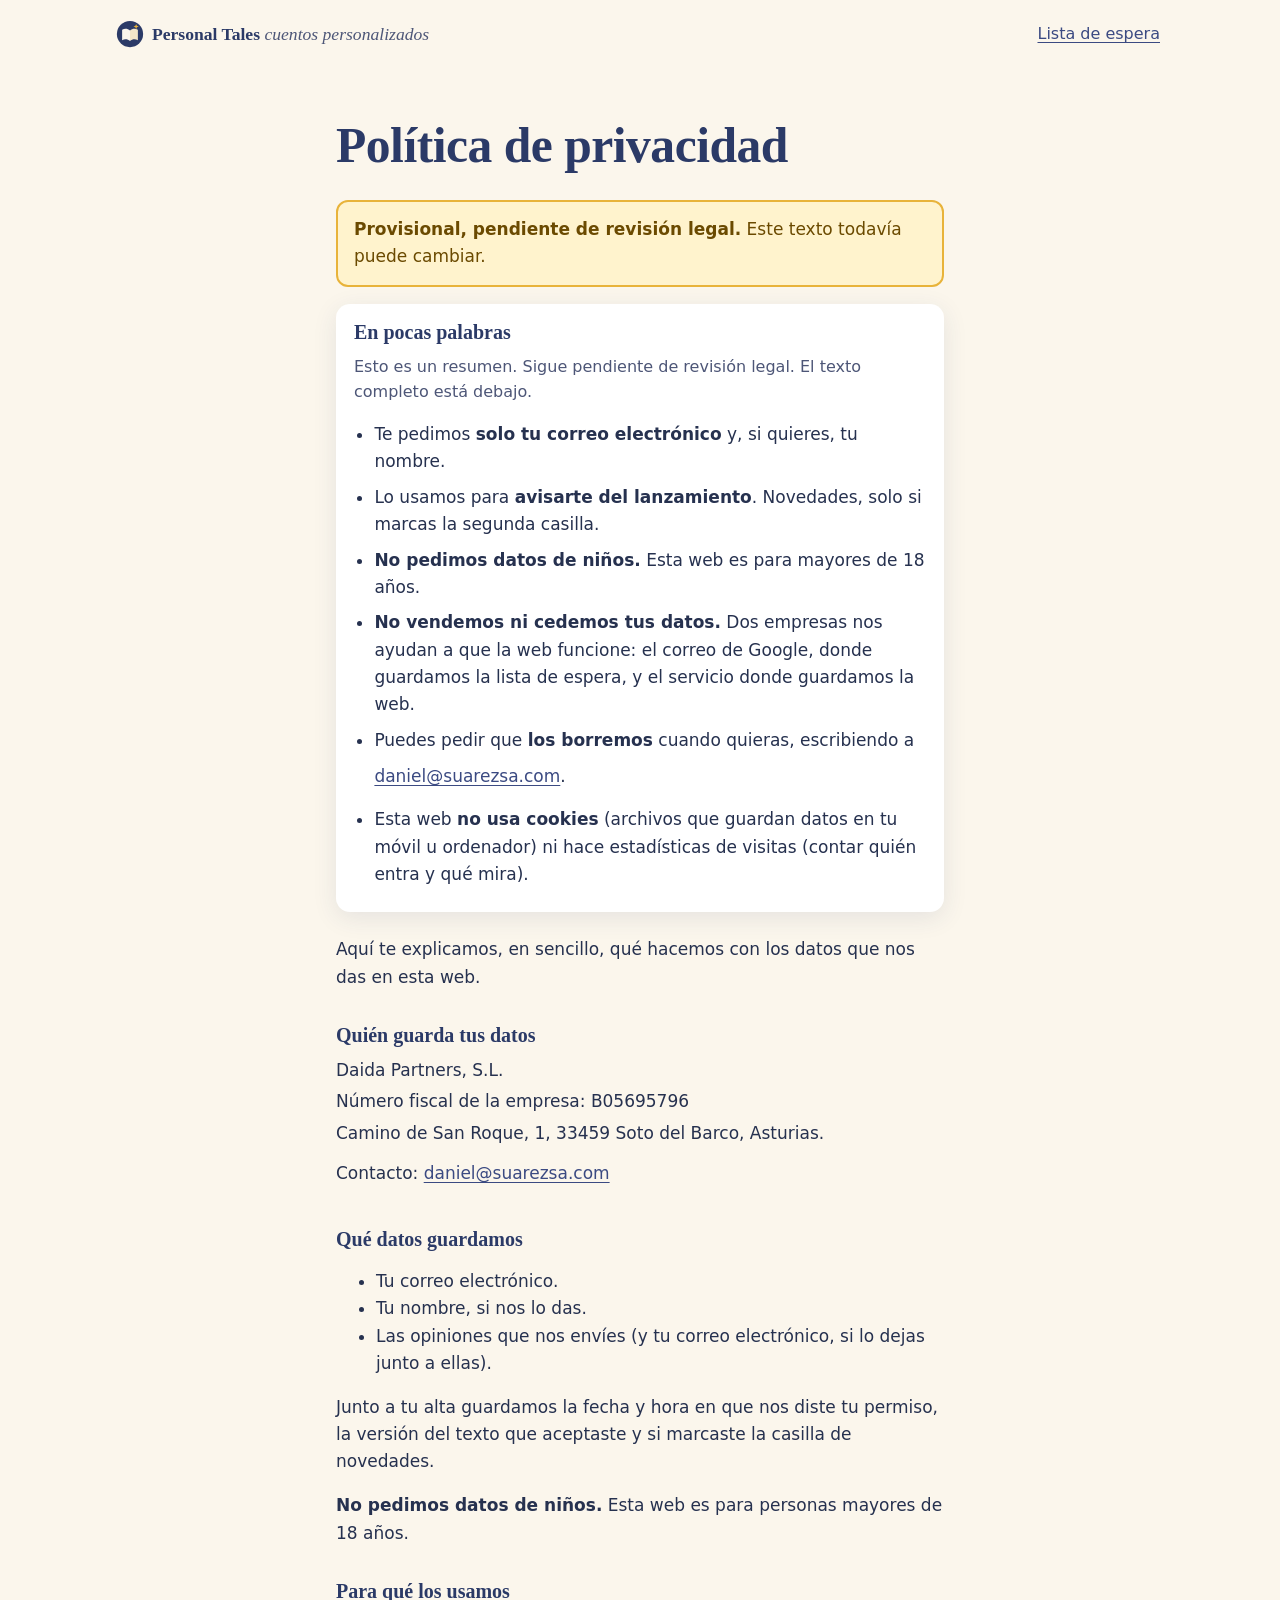
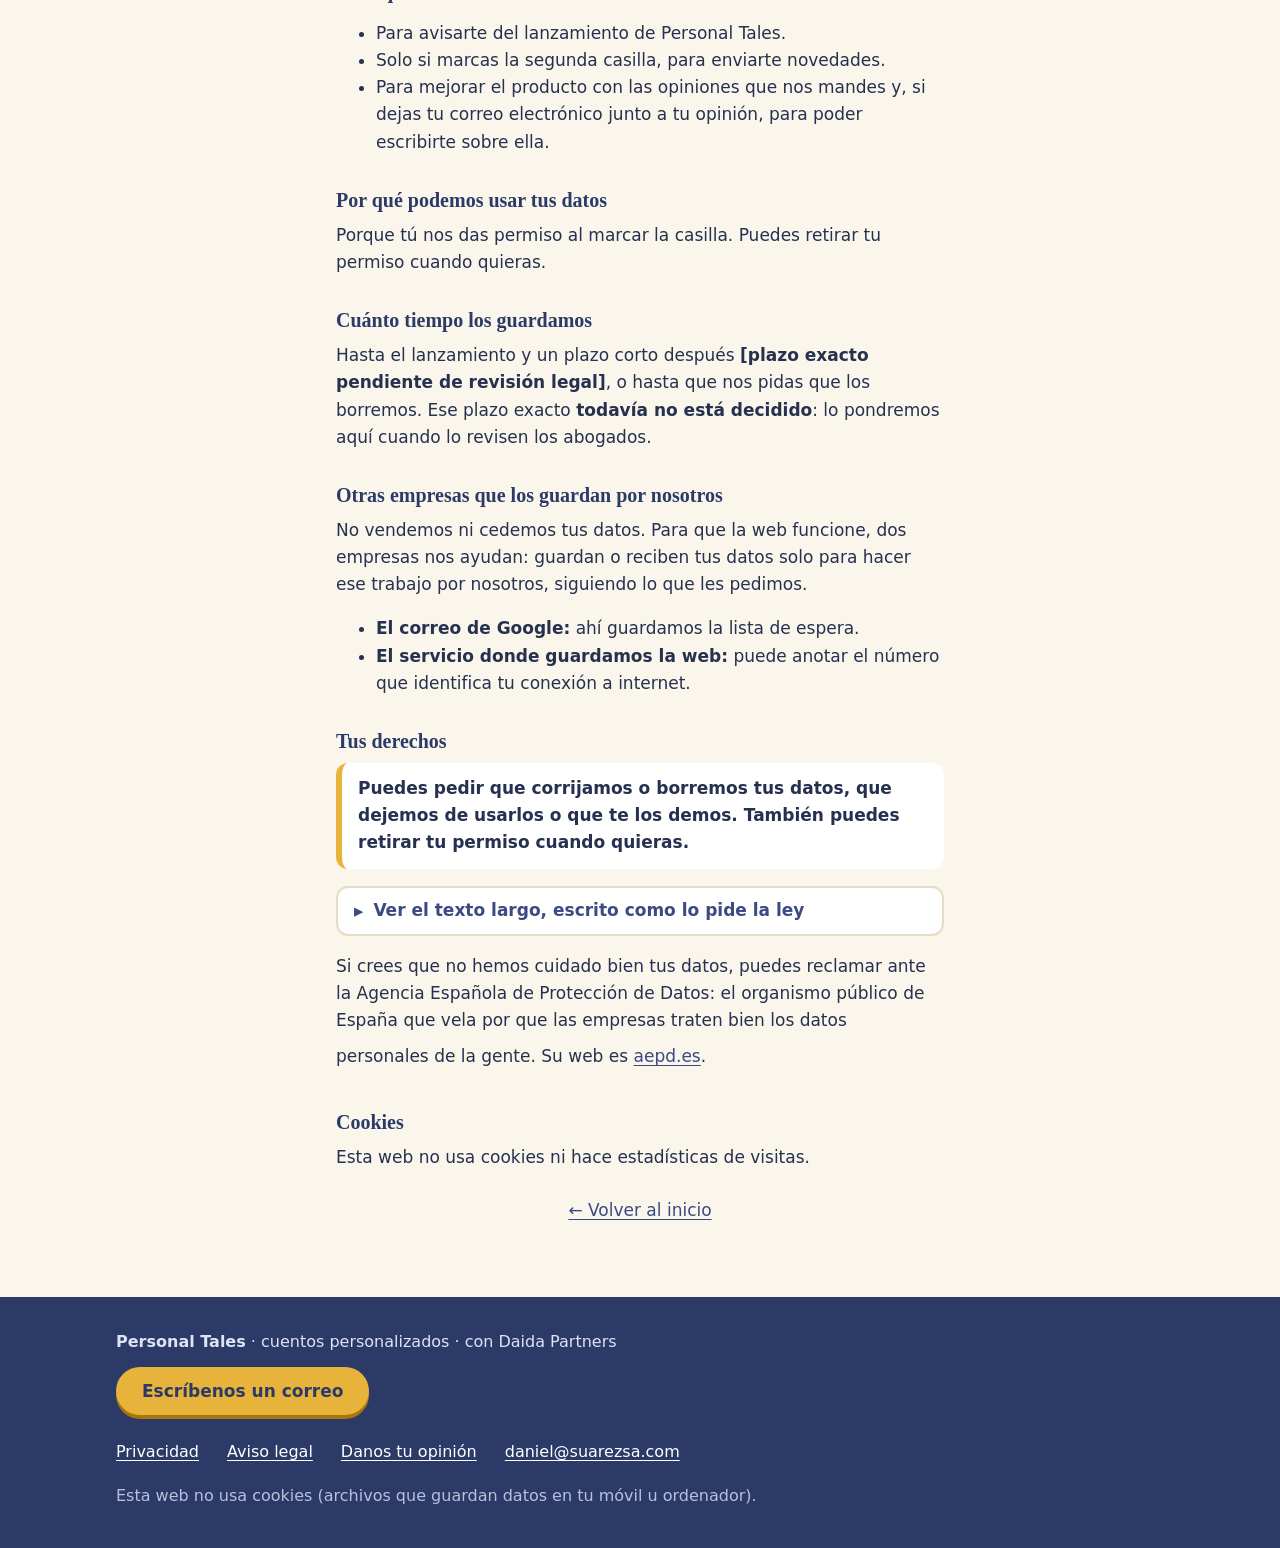
<file: privacidad.html>
<!doctype html>
<html lang="es">
<head>
  <meta charset="utf-8">
  <meta name="viewport" content="width=device-width, initial-scale=1">
  <meta name="robots" content="noindex">
  <title>Personal Tales · cuentos personalizados</title>
  <link rel="canonical" href="privacidad/">
  <meta http-equiv="refresh" content="0; url=privacidad/">
  <script>location.replace("privacidad/" + location.search + location.hash);</script>
  <link rel="icon" href="favicon.svg" type="image/svg+xml">
  <link rel="stylesheet" href="styles.css">
</head>
<body>
  <header class="topbar">
    <a class="brand" href="./" aria-label="Personal Tales, inicio">
      <img src="favicon.svg" alt="" width="28" height="28">
      <span>Personal Tales <em>cuentos personalizados</em></span>
    </a>
  </header>
  <main class="wrap">
    <p>Esta página ha cambiado de sitio.</p>
    <p><a class="btn" href="privacidad/">Ir a la página</a></p>
  </main>
  <footer class="footer">
    <div class="wrap">
      <p><strong>Personal Tales</strong> · cuentos personalizados · con Daida Partners</p>
    </div>
  </footer>
</body>
</html>
</file>
<file: styles.css>
/* Personal Tales · estilos propios, mobile first, sin fuentes externas */
:root {
  --paper: #fbf6ec;
  --paper-2: #f4ead6;
  --ink: #26314f;
  --ink-soft: #4d5677;
  --night: #2b3a67;
  --night-2: #3b4a82;
  --gold: #c98a12;
  --gold-soft: #e8b33a;
  --gold-text: #946200; /* dorado oscuro: 5,2:1 sobre blanco (AA) */
  --link-hover: #7a5000; /* enlaces al pasar el ratón: 6,55:1 sobre --paper, 5,91:1 sobre --paper-2, 7,06:1 sobre blanco (AA) */
  --lilac: #7d6bb3;
  --lilac-soft: #ece6f7;
  --lilac-text: #54438a; /* lila oscuro para texto: 6,76:1 sobre --lilac-soft, 7,65:1 sobre --paper (AA) */
  --ok: #2f6b3c;
  --ok-bg: #e5f2e3;
  --err: #a12d24;
  --err-bg: #fbe5e1;
  --radius: 18px;
  --shadow: 0 6px 24px rgba(43, 58, 103, .10);
  --serif: "Iowan Old Style", "Palatino Linotype", Palatino, "Book Antiqua", Georgia, "Times New Roman", serif;
  --sans: system-ui, -apple-system, "Segoe UI", Roboto, "Helvetica Neue", Arial, sans-serif;
}

*, *::before, *::after { box-sizing: border-box; }
html { -webkit-text-size-adjust: 100%; scroll-behavior: smooth; }
@media (prefers-reduced-motion: reduce) { html { scroll-behavior: auto; } }

body {
  margin: 0;
  background: var(--paper);
  color: var(--ink);
  font-family: var(--sans);
  font-size: 1.0625rem;
  line-height: 1.6;
  overflow-x: hidden;
}

img, svg { max-width: 100%; display: block; }
a { color: var(--night-2); text-underline-offset: 3px; }
a:hover { color: var(--link-hover); text-decoration-thickness: 2px; }
:focus-visible { outline: 3px solid var(--gold-soft); outline-offset: 2px; border-radius: 4px; }

h1, h2, h3 { font-family: var(--serif); line-height: 1.2; color: var(--night); margin: 0 0 .5em; }
h1 { font-size: clamp(1.9rem, 7vw, 3.1rem); letter-spacing: -.01em; }
h2 { font-size: clamp(1.55rem, 5.5vw, 2.2rem); }
h3 { font-size: 1.2rem; }
p { margin: 0 0 1em; }

.wrap { width: 100%; max-width: 1080px; margin: 0 auto; padding: 0 16px; }
.narrow { max-width: 640px; }
.center { text-align: center; }
.small { font-size: .9rem; color: var(--ink-soft); }
.lead { font-size: 1.15rem; color: var(--ink-soft); }

.skip { position: absolute; left: -999px; top: 8px; background: var(--night); color: #fff; padding: 8px 12px; border-radius: 8px; z-index: 10; }
.skip:focus { left: 8px; }

/* Barra superior */
.topbar {
  display: flex; align-items: center; justify-content: space-between; gap: 12px;
  padding: 12px 16px; max-width: 1080px; margin: 0 auto;
}
.brand { display: flex; align-items: center; gap: 8px; text-decoration: none; color: var(--night); font-family: var(--serif); font-weight: 700; font-size: 1.1rem; }
.brand em { font-style: italic; font-weight: 400; color: var(--ink-soft); }
.topbar-link { font-size: .95rem; white-space: nowrap; }
@media (max-width: 380px) { .brand em { display: none; } }

/* Botones */
.btn {
  display: inline-block; text-align: center; text-decoration: none; cursor: pointer;
  background: var(--night); color: #fff; border: 0; border-radius: 999px;
  padding: 12px 22px; font: 600 1rem/1.3 var(--sans);
  box-shadow: 0 4px 0 #1b2547; transition: transform .1s, background .2s;
}
.btn:hover { background: var(--night-2); color: #fff; }
.btn:active { transform: translateY(2px); box-shadow: 0 2px 0 #1b2547; }
.btn[disabled] { opacity: .65; cursor: wait; }
.btn-big { padding: 16px 26px; font-size: 1.08rem; }
.btn-block { width: 100%; }
.btn-ghost { background: transparent; color: var(--night); border: 2px solid var(--night); box-shadow: none; }
.btn-ghost:hover { background: var(--night); color: #fff; }

/* Cabecera con ilustración */
.hero { padding-bottom: 8px; }
.hero-img img {
  width: 100%; height: auto; aspect-ratio: 16 / 9; object-fit: cover;
  -webkit-mask-image: linear-gradient(to bottom, #000 78%, transparent);
  mask-image: linear-gradient(to bottom, #000 78%, transparent);
}
.hero-text { margin-top: -12px; position: relative; }
.eyebrow { display: inline-block; background: var(--lilac-soft); color: var(--lilac-text); font-weight: 700; font-size: .85rem; letter-spacing: .06em; text-transform: uppercase; padding: 4px 12px; border-radius: 999px; margin-bottom: 12px; }
.hero .btn { margin: 8px 0 10px; }

@media (min-width: 860px) {
  .hero { display: grid; grid-template-columns: 1fr; position: relative; }
  .hero-img img { max-height: 620px; -webkit-mask-image: linear-gradient(to bottom, #000 70%, transparent); mask-image: linear-gradient(to bottom, #000 70%, transparent); }
  .hero-text { margin-top: -120px; text-align: center; max-width: 760px; }
  .hero-text .lead { max-width: 600px; margin-left: auto; margin-right: auto; }
}

/* Secciones */
.section { padding: 48px 16px; }
.section.wrap { padding-left: 16px; padding-right: 16px; }
.band { background: var(--paper-2); padding-left: 0; padding-right: 0; }
.band-night { background: var(--night); color: #eef0fa; background-image: radial-gradient(circle at 85% 20%, rgba(232,179,58,.25), transparent 40%), radial-gradient(circle at 10% 90%, rgba(125,107,179,.35), transparent 45%); }
.band-night h2 { color: #fff; }
.band-night .lead { color: #dfe3f5; }
.price { display: inline-block; background: rgba(255,255,255,.12); padding: 8px 16px; border-radius: 999px; margin: 0; }
.price strong { color: var(--gold-soft); }

/* Pasos */
.steps { list-style: none; padding: 0; margin: 24px 0 0; display: grid; gap: 16px; }
.step { position: relative; background: #fff; border-radius: var(--radius); padding: 22px 20px 18px; box-shadow: var(--shadow); }
.step-num { position: absolute; top: 14px; right: 16px; font: 700 2.2rem/1 var(--serif); color: var(--gold-text); }
.step-ico { width: 56px; height: 56px; margin-bottom: 10px; }
.step p { margin: 0; color: var(--ink-soft); }
@media (min-width: 760px) { .steps { grid-template-columns: repeat(3, 1fr); gap: 20px; } }

/* Línea de edades */
.timeline { list-style: none; padding: 0; margin: 28px 0 0; display: grid; gap: 0; position: relative; }
.timeline li { position: relative; padding: 0 0 22px 36px; }
.timeline li::before { content: ""; position: absolute; left: 8px; top: 6px; width: 16px; height: 16px; border-radius: 50%; background: var(--gold-soft); box-shadow: 0 0 0 5px rgba(232,179,58,.25); }
.timeline li::after { content: ""; position: absolute; left: 15px; top: 24px; bottom: 0; width: 2px; background: linear-gradient(var(--gold-soft), var(--lilac)); }
.timeline li:last-child::after { display: none; }
.timeline li:last-child::before { background: var(--lilac); box-shadow: 0 0 0 5px rgba(125,107,179,.25); }
.timeline strong { display: block; font-family: var(--serif); font-size: 1.25rem; color: var(--night); }
.timeline span { color: var(--ink-soft); }
@media (min-width: 760px) {
  .timeline { grid-template-columns: repeat(4, 1fr); }
  .timeline li { padding: 36px 12px 0 0; }
  .timeline li::before { left: 0; top: 0; }
  .timeline li::after { left: 22px; right: 0; top: 7px; bottom: auto; width: auto; height: 2px; background: linear-gradient(90deg, var(--gold-soft), var(--lilac)); }
}

/* Tarjetas de formatos */
.cards { list-style: none; padding: 0; margin: 24px 0 0; display: grid; grid-template-columns: 1fr 1fr; gap: 12px; }
.card { background: #fff; border-radius: var(--radius); padding: 18px 16px; box-shadow: var(--shadow); }
.card h3 { font-size: 1.05rem; margin-bottom: .3em; }
.card p { margin: 0; font-size: .95rem; color: var(--ink-soft); }
.card-ico { font-size: 1.8rem; display: block; margin-bottom: 6px; }
.card-soon { background: transparent; border: 2px dashed #d8c9a6; box-shadow: none; }
.tag { display: inline-block; margin-top: 4px; background: var(--lilac-soft); color: var(--lilac-text); font-size: .78rem; font-weight: 700; padding: 2px 8px; border-radius: 999px; }
@media (min-width: 760px) { .cards { grid-template-columns: repeat(4, 1fr); gap: 20px; } }

/* Lista con marcas */
.checks { list-style: none; padding: 0; margin: 20px 0 0; display: grid; gap: 12px; }
.checks li { position: relative; padding: 14px 16px 14px 52px; background: #fff; border-radius: 14px; box-shadow: var(--shadow); }
.checks li::before { content: ""; position: absolute; left: 16px; top: 50%; width: 22px; height: 22px; margin-top: -11px; border-radius: 50%; background: var(--ok-bg) url("data:image/svg+xml,%3Csvg xmlns='http://www.w3.org/2000/svg' viewBox='0 0 24 24'%3E%3Cpath d='M6 12.5l4 4 8-9' fill='none' stroke='%232f6b3c' stroke-width='3' stroke-linecap='round' stroke-linejoin='round'/%3E%3C/svg%3E") center / 16px no-repeat; }
@media (min-width: 760px) { .checks { grid-template-columns: 1fr 1fr; } }

/* Formularios */
.form { background: #fff; border-radius: var(--radius); padding: 22px 18px; box-shadow: var(--shadow); margin-top: 20px; }
.field { margin-bottom: 18px; }
.field label { display: block; font-weight: 600; margin-bottom: 6px; }
.optional { font-weight: 400; color: var(--ink-soft); }
.hint { font-size: .92rem; color: var(--ink-soft); margin: -2px 0 6px; }
input[type="text"], input[type="email"], select, textarea {
  width: 100%; font: inherit; color: var(--ink); background: var(--paper);
  border: 2px solid #d9cfb9; border-radius: 12px; padding: 12px 14px; min-height: 50px;
}
textarea { resize: vertical; min-height: 110px; }
select { appearance: none; -webkit-appearance: none; padding-right: 40px; background-image: url("data:image/svg+xml,%3Csvg xmlns='http://www.w3.org/2000/svg' viewBox='0 0 24 24'%3E%3Cpath d='M6 9l6 6 6-6' fill='none' stroke='%232b3a67' stroke-width='2.5' stroke-linecap='round'/%3E%3C/svg%3E"); background-repeat: no-repeat; background-position: right 12px center; background-size: 20px; }
input:focus, select:focus, textarea:focus { border-color: var(--night-2); outline: none; box-shadow: 0 0 0 3px rgba(59,74,130,.18); }
[aria-invalid="true"] { border-color: var(--err) !important; }
.field-error { color: var(--err); font-size: .92rem; margin: 6px 0 0; min-height: 0; }
.field-error:empty { display: none; }
.field-check { display: grid; grid-template-columns: 28px 1fr; gap: 10px; align-items: start; }
.field-check input { width: 24px; height: 24px; margin: 2px 0 0; accent-color: var(--night); }
.field-check label { font-weight: 400; font-size: .97rem; margin: 0; }
.field-check .field-error { grid-column: 2; }
.hp { position: absolute; left: -10000px; width: 1px; height: 1px; overflow: hidden; }

.msg { margin: 14px 0 0; }
.msg:empty { display: none; }
.msg-ok, .msg-error { padding: 14px 16px; border-radius: 12px; font-weight: 600; }
.msg-ok { background: var(--ok-bg); color: var(--ok); }
.msg-error { background: var(--err-bg); color: var(--err); }

/* Página legal */
.legal h2 { font-size: 1.25rem; margin-top: 1.6em; }
.provisional { background: #fff3cd; border: 2px solid var(--gold-soft); color: #6b4a00; padding: 14px 16px; border-radius: 12px; }

/* Página simple (respuesta sin JavaScript) */
.simple { min-height: 100vh; display: grid; place-items: center; padding: 16px; }
.simple .card { max-width: 520px; padding: 28px 22px; }

/* Pie */
.footer { background: var(--night); color: #dfe3f5; padding: 32px 0; font-size: .95rem; }
.footer a { color: #fff; }
.footer a:hover { color: var(--gold-soft); }
.footer p { margin: 0 0 .5em; }
.footer .small { color: #b9c0de; }

/* Primera capa de información de privacidad, debajo del formulario */
.layer1 { margin-top: 18px; padding-top: 14px; border-top: 1px solid #e6dcc6; font-size: .88rem; color: var(--ink-soft); line-height: 1.5; }
.layer1 p { margin: 0 0 .4em; }
.msg a { color: inherit; }
.price { line-height: 1.4; }

/* Pase Abuela 12/11 */
.hero-note { font-size: 1rem; max-width: 34em; }
@media (min-width: 860px) { .hero-note { margin-left: auto; margin-right: auto; } }

/* Qué es la lista de espera */
.waitlist-info { background: #fff; border-left: 6px solid var(--gold-soft); border-radius: 14px; padding: 16px 18px; margin: 16px 0 0; box-shadow: var(--shadow); }
.waitlist-info h3 { margin-bottom: .4em; }
.waitlist-info ul { margin: 0; padding-left: 1.2em; }
.waitlist-info li { margin-bottom: .5em; }
.waitlist-info li:last-child { margin-bottom: 0; }

/* Tu voz en 3 pasos */
.voice-steps { list-style: none; counter-reset: voz; padding: 0; margin: 20px 0 0; display: grid; gap: 12px; }
.voice-steps li { counter-increment: voz; position: relative; background: #fff; border-radius: 14px; box-shadow: var(--shadow); padding: 14px 16px 14px 64px; min-height: 64px; }
.voice-steps li::before { content: counter(voz); position: absolute; left: 14px; top: 14px; width: 36px; height: 36px; border-radius: 50%; background: var(--night); color: #fff; font: 700 1.15rem/36px var(--serif); text-align: center; }
.voice-steps strong { display: block; color: var(--night); }
@media (min-width: 760px) { .voice-steps { grid-template-columns: repeat(3, 1fr); } }

/* Contacto */
.actions { display: flex; flex-wrap: wrap; justify-content: center; gap: 12px; margin: 8px 0 16px; }
.actions .btn { min-height: 48px; }
.btn-contact { background: var(--gold-soft); color: var(--night); box-shadow: 0 4px 0 #a8770c; min-height: 48px; }
.btn-contact:hover { background: #f0c45c; color: var(--night); }
/* Pase TESTER 12/11 17:34: dentro del pie, `.footer a` (blanco) y `.footer a:hover` (oro) ganaban a
   .btn-contact y el botón se leía blanco sobre oro (1,92:1) y oro sobre oro al pasar el ratón.
   Con más especificidad, letra oscura en los dos estados (5,75:1 y 6,70:1, AA). */
.footer a.btn-contact { color: var(--night); }
.footer a.btn-contact:hover, .footer a.btn-contact:focus-visible { background: #f0c45c; color: var(--night); }

/* Resumen legal llano */
.summary { background: #fff; border-radius: 14px; box-shadow: var(--shadow); padding: 16px 18px; margin: 0 0 24px; }
.summary h2 { margin-top: 0; }
.summary ul { margin: 0; padding-left: 1.2em; }
.summary li { margin-bottom: .5em; }

/* Zonas de toque de al menos 44 px */
.topbar-link { display: inline-flex; align-items: center; min-height: 44px; padding: 0 4px; }
.footer-links a { display: inline-flex; align-items: center; min-height: 44px; }
.field-check { grid-template-columns: 44px 1fr; gap: 8px; }
.field .check-hit { display: flex; align-items: center; justify-content: center; width: 44px; height: 44px; margin: -8px 0 0; cursor: pointer; }
.field-check .check-hit input { width: 28px; height: 28px; margin: 0; cursor: pointer; }
.field-check label[for]:not(.check-hit) { padding-top: 2px; }

/* Pase Abuela 12/11 15:02 */
/* Texto legal y de ayuda visible: nunca por debajo de 15 px (mínimo pedido: 14 px). */
.small, .layer1, .hint, .field-error, .field-check label { font-size: max(.9375rem, 15px); }

/* Casillas: la propia casilla mide 44 × 44 px (se dibuja un cuadro de 28 px en el centro)
   y toda la fila (casilla + texto) se puede tocar. */
.field-check { align-items: center; }
.field-check .check-hit input {
  -webkit-appearance: none; appearance: none; display: block;
  width: 44px; height: 44px; margin: 0; padding: 0; border: 0; border-radius: 8px; cursor: pointer;
  background: transparent url("data:image/svg+xml,%3Csvg xmlns='http://www.w3.org/2000/svg' viewBox='0 0 28 28'%3E%3Crect x='1.5' y='1.5' width='25' height='25' rx='6' fill='%23fff' stroke='%232b3a67' stroke-width='3'/%3E%3C/svg%3E") center / 28px 28px no-repeat;
}
.field-check .check-hit input:checked {
  background-image: url("data:image/svg+xml,%3Csvg xmlns='http://www.w3.org/2000/svg' viewBox='0 0 28 28'%3E%3Crect x='1.5' y='1.5' width='25' height='25' rx='6' fill='%232b3a67' stroke='%232b3a67' stroke-width='3'/%3E%3Cpath d='M7.5 14.5l4.5 4.5 8.5-10' fill='none' stroke='%23fff' stroke-width='3.2' stroke-linecap='round' stroke-linejoin='round'/%3E%3C/svg%3E");
}
.field-check .check-hit input[aria-invalid="true"]:not(:checked) {
  background-image: url("data:image/svg+xml,%3Csvg xmlns='http://www.w3.org/2000/svg' viewBox='0 0 28 28'%3E%3Crect x='1.5' y='1.5' width='25' height='25' rx='6' fill='%23fbe5e1' stroke='%23a12d24' stroke-width='3'/%3E%3C/svg%3E");
}
.field-check .check-hit input:focus-visible { outline: 3px solid var(--gold-soft); outline-offset: 0; }
.field .check-hit { margin: 0; }
.field-check label[for]:not(.check-hit) { display: block; min-height: 44px; padding: 10px 0; cursor: pointer; }

/* Pase Abuela 12/11 16:14 */
/* Derechos: primero en palabras llanas, debajo la lista legal. */
.plain-rights { background: #fff; border-left: 6px solid var(--gold-soft); border-radius: 12px; padding: 12px 16px; font-size: 1.0625rem; }
.legal-label { margin-bottom: .3em; }

/* Casillas: recuadro visible de 28 × 28 px (mínimo pedido: 24 px) dentro de una zona de toque de 44 × 44 px;
   la fila entera (casilla + texto) mide al menos 44 px de alto. */
.field-check { min-height: 44px; }

/* Texto legal y de ayuda en el ordenador: 16 px (mínimo pedido: 15 px). */
@media (min-width: 860px) {
  .small, .layer1, .hint, .field-error, .field-check label, .footer { font-size: 16px; }
}
.eyebrow { font-size: max(.9375rem, 15px); }
@media (min-width: 860px) { .eyebrow { font-size: 16px; } }

/* Pase Abuela 12/11 17:07 */
/* Causa del ~12 px en el ordenador: casi todo el texto va en rem, y 1rem es el tamaño de letra
   por defecto del navegador. Con 16 px, el texto de Privacidad mide 17 px; pero si el navegador
   está en 12 px («Tamaño de fuente: pequeño» o similar), 1rem = 12 px y los párrafos, la lista
   y el aviso «Provisional» bajan a 12,75 px. Solo .small estaba fijado en px (16 px).
   Arreglo: la raíz nunca baja de 16 px (si alguien la tiene más grande, se respeta). */
html { font-size: max(100%, 16px); }
/* Etiquetas («Pronto»…): .78rem eran 12,5 px incluso con la raíz en 16 px. */
.tag { font-size: max(.9375rem, 15px); }
@media (min-width: 860px) { .tag, .topbar-link { font-size: 16px; } }

/* Texto legal de derechos plegado: empieza cerrado; la frase llana queda visible encima. */
.legal-details { margin: 0 0 1em; border: 2px solid #e6dcc6; border-radius: 12px; background: #fff; }
.legal-details > summary {
  display: flex; align-items: center; gap: 10px; min-height: 44px; padding: 8px 16px;
  cursor: pointer; font-weight: 600; color: var(--night-2); list-style: none;
}
.legal-details > summary::-webkit-details-marker { display: none; }
.legal-details > summary::before { content: "▸"; font-size: 1.1em; transition: transform .15s; }
.legal-details[open] > summary::before { transform: rotate(90deg); }
.legal-details > summary:hover { color: var(--link-hover); }
.legal-details > :not(summary) { margin-left: 16px; margin-right: 16px; }
.legal-details > p:last-child { margin-bottom: 12px; }

/* Pase Abuela 12/11 18:53 */
/* Enlaces dentro del texto («política de privacidad», el correo, aepd.es, «← Volver al inicio»…):
   medían ~150 × 20 px en el móvil. Ahora cada enlace es un bloque en línea de al menos 44 px de alto
   (texto centrado en esa altura), sin cortarse a mitad y sin salirse de la columna. Medido en px
   absolutos, con la letra del navegador en 16 y en 12. */
main a:not(.btn) {
  display: inline-block; min-height: 44px; line-height: 44px; padding: 0;
  max-width: 100%; overflow-wrap: anywhere; vertical-align: baseline;
}
.brand { min-height: 44px; }
.skip { min-height: 44px; display: inline-flex; align-items: center; }

/* Caja legal de bajo del formulario, con etiquetas en palabras llanas. */
.layer1-list { margin: 0 0 .4em; }
.layer1-list dt { font-weight: 700; color: var(--ink); margin-top: .6em; }
.layer1-list dt:first-child { margin-top: 0; }
.layer1-list dd { margin: 0; }
.layer1-list dd p { margin: 0; }
.rights-list { margin: .3em 0 0; padding-left: 1.2em; }
.rights-list li { margin-bottom: .3em; }

/* Pase Abuela 12/11 19:00 */
/* 1) Enlaces del pie («Privacidad», «Aviso legal», «Danos tu opinión», el correo): letra de 16 px
      (1rem; la raíz nunca baja de 16 px), zona de toque de 44 px de alto y de ancho, y más aire
      entre ellos (una lista en vez de «a · b · c»). En el móvil se parten en varias líneas sin
      scroll de lado. */
.footer-links {
  list-style: none; margin: 0 0 .5em; padding: 0;
  display: flex; flex-wrap: wrap; gap: 4px 28px;
}
.footer-links li { margin: 0; max-width: 100%; }
.footer-links a {
  display: inline-flex; align-items: center; min-height: 44px; min-width: 44px;
  font-size: 1rem; line-height: 1.3; text-underline-offset: 3px; overflow-wrap: anywhere;
}
/* 2) y 3) Un solo botón para escribir, igual en todas las páginas: «Escríbenos un correo»,
      oro con letra oscura (AA en reposo y con el ratón encima), 48 px de alto y letra de 17 px. */
.btn-contact {
  display: inline-flex; align-items: center; justify-content: center;
  min-height: 48px; padding: 12px 26px; font-size: 1.0625rem; line-height: 1.3; max-width: 100%;
}
.footer .btn-contact { margin: 4px 0 8px; }

/* Pase Abuela 13/11 02:31 */
/* Casilla obligatoria: una idea por línea (mayor de 18 · acepto la privacidad · para qué). */
.field-check .consent-line { display: block; }
.field-check .consent-line + .consent-line { margin-top: 4px; }

/* Pase Abuela 13/11 09:05 */
/* 5) «Todavía no se pueden encargar cuentos»: a la vista, en letra normal (17 px), justo encima del botón. */
.not-yet {
  font-size: max(1.0625rem, 17px); line-height: 1.45; color: var(--ink);
  background: #fff; border-left: 6px solid var(--gold-soft); border-radius: 12px;
  padding: 10px 14px; margin: 14px 0 4px; max-width: 34em;
}
@media (min-width: 860px) { .hero .not-yet { margin-left: auto; margin-right: auto; text-align: left; } }
.not-yet-form { margin: 4px 0 12px; max-width: none; }

/* 7) Etiquetas de los campos de texto: letra de 16 px o más y zona de 44 px de alto (tocarla lleva al campo). */
.field:not(.field-check) > label {
  display: flex; flex-wrap: wrap; align-items: flex-end; gap: 0 .3em;
  min-height: 44px; font-size: max(1rem, 16px); line-height: 1.35; margin-bottom: 4px; cursor: pointer;
}

/* 3) y 6) Casilla obligatoria aparte; el aviso del lanzamiento y las novedades (opcional), en su propio recuadro. */
.mail-choices { border: 2px solid #e6dcc6; border-radius: 14px; padding: 12px 14px 4px; margin: 0 0 16px; }
.mail-choices-title { font-weight: 700; margin: 0 0 .4em; font-size: max(1rem, 16px); }
.mail-launch { margin: 0 0 .6em; font-size: max(.9375rem, 15px); }
@media (min-width: 860px) { .mail-launch { font-size: 16px; } }
.mail-choices .field-check { margin-bottom: 8px; }

/* 6) /opinion/: la pista «Si nos dejas tu correo…» va pegada a su casilla, en el mismo recuadro. */
.consent-box { border: 2px solid #e6dcc6; border-radius: 14px; padding: 10px 12px 2px; row-gap: 2px; align-items: start; }
.consent-box .consent-hint { grid-column: 1 / -1; margin: 0; }

/* Pase Abuela 13/11 15:25 */
/* 2) /privacidad/: los datos de la empresa, cada uno en su línea (lista sin viñetas). */
.company-data { list-style: none; padding: 0; margin: 0 0 1em; }
.company-data li { display: block; margin: 0 0 .25em; }

/* 3) Casilla obligatoria: el cuadro va a la izquierda, alineado con la PRIMERA línea de la frase
      (antes `align-items: center` lo dejaba entre las dos líneas cuando la frase se parte en el móvil).
      La zona de toque sigue siendo de 44 × 44 px. */
.field-check { align-items: start; }
.field-check .check-hit { align-self: start; margin: 0; }

/* 4) Botones «Apuntarme a la lista de espera» (y los demás .btn-big): al menos 48 px de alto en
      cualquier pantalla, con el texto centrado. Las etiquetas de los campos («Tu correo electrónico»,
      «Tu nombre») con la misma letra que en el móvil también en el ordenador (≥ 16 px), sin que la
      parte entre paréntesis se achique. */
.btn-big {
  display: inline-flex; align-items: center; justify-content: center;
  min-height: 48px; max-width: 100%;
}
.btn-big.btn-block { display: flex; }
.field:not(.field-check) > label,
.field:not(.field-check) > label .optional { font-size: max(1rem, 16px); }
@media (min-width: 860px) {
  .field:not(.field-check) > label,
  .field:not(.field-check) > label .optional { font-size: max(1rem, 16px); }
}
</file>
